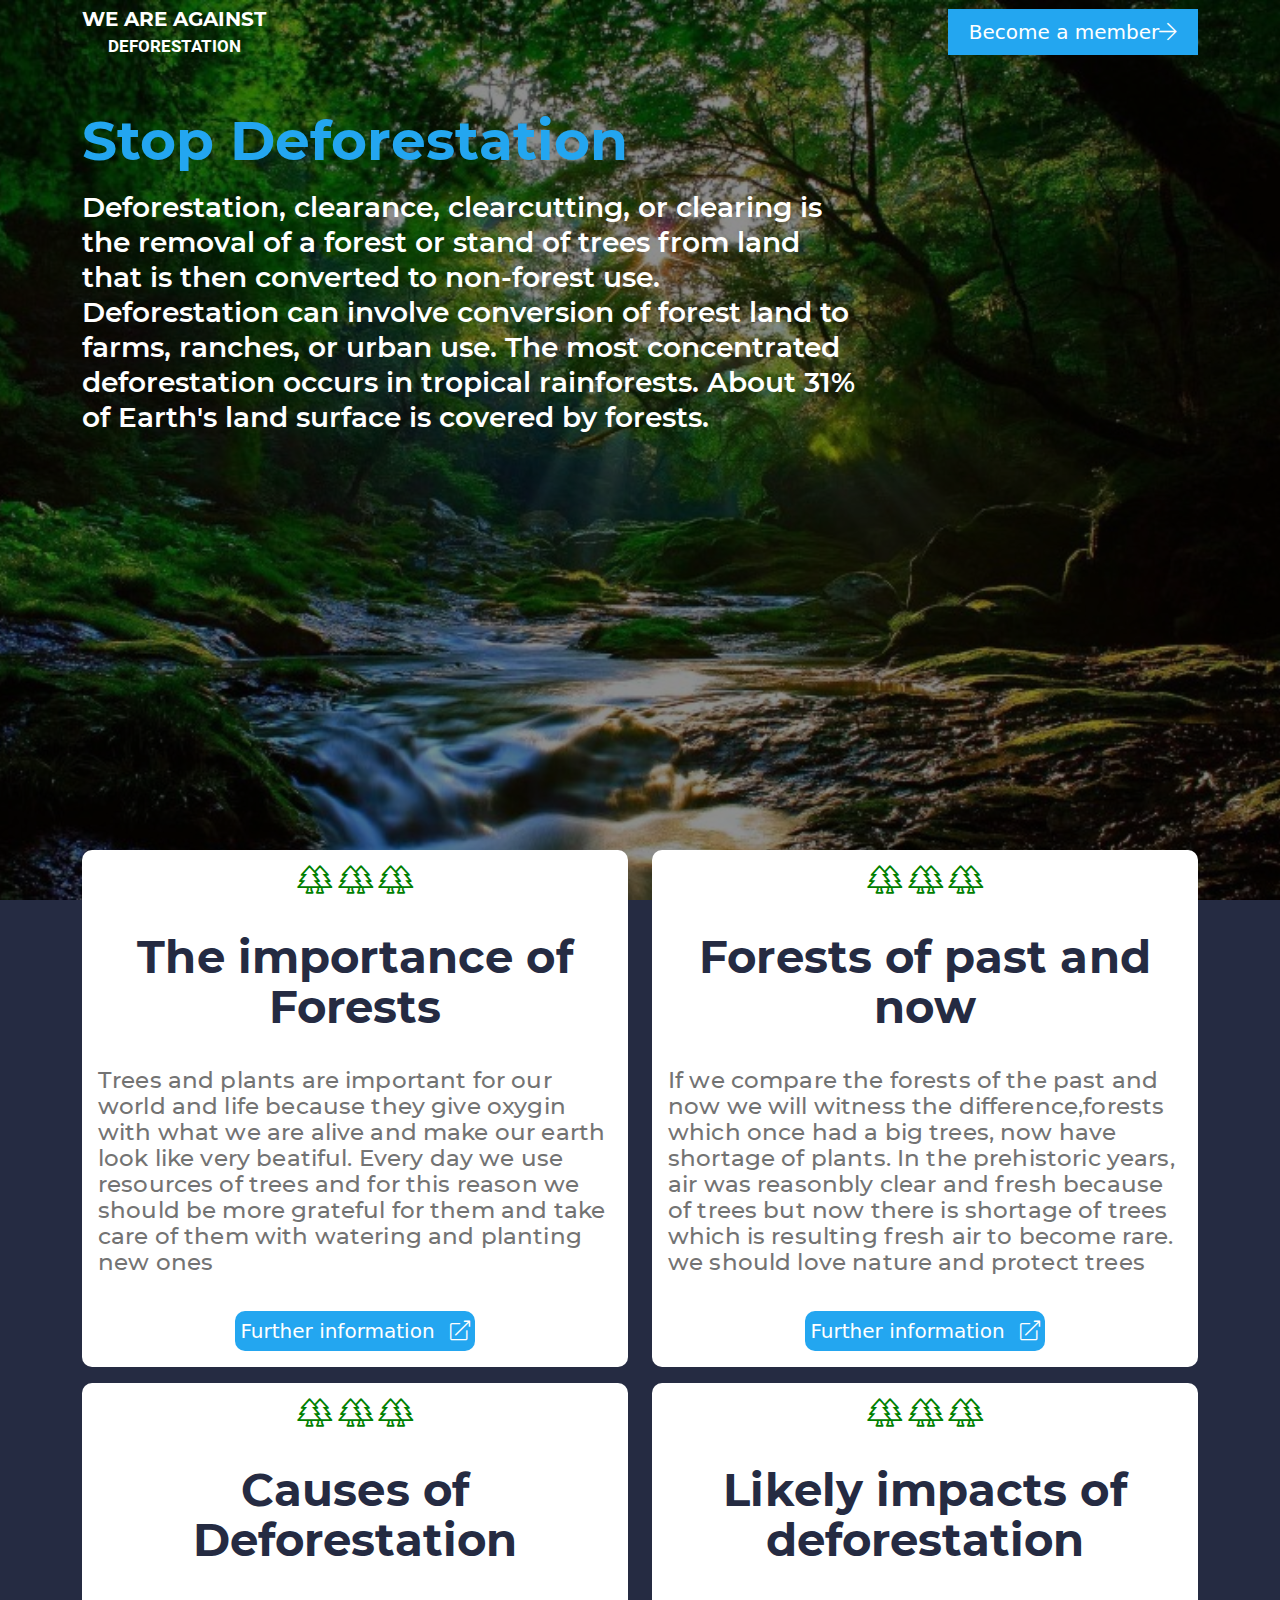
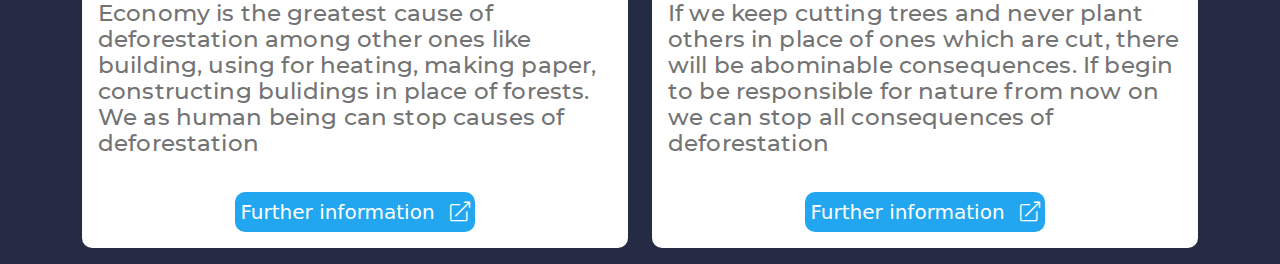
<file: index.html>
<!DOCTYPE html>
<html lang="en">

<head>
  <meta charset="UTF-8">
  <meta http-equiv="X-UA-Compatible" content="IE=edge">
  <meta name="viewport" content="width=device-width, initial-scale=1.0">
  <link rel="stylesheet" href="./lib/bootstrap.min.css">
  <link rel="stylesheet" href="./style/style.css">
  <link rel="stylesheet" href="./style/media.css">
  <title>Introduction</title>
</head>

<body>
  <!-- header begins from here please take note of that -->

  <header class="header pt-sm-1 pt-1">


    <!-- first section begins from here please take note of that -->
    <section class="first-section">
      <div class="container first d-flex justify-content-between align-items-center">
        <a href="./info-5.html"
          class="first-section_left_link d-flex flex-column align-items-center text-decoration-none">
          <span class="first-section_left_link_1">we
            are against</span>
          <span class="first-section_left_link_2">Deforestation</span>
        </a>
        <a href="./info-5.html"
          class="first-section_right_link text-decoration-none d-flex flex-column flex-sm-row align-items-center justify-content-center p-1 p-sm-2"><span
            class="first-section_right_link_span">Become
            a
            member</span><i class="first-section_icon fal fa-arrow-right"></i></a>
      </div>
    </section>
    <!-- first section ends from here please take note of that -->


    <!-- second section begins from here please take note of that -->
    <section class="second-section pt-5">
      <div class="container">
        <h1 class="second-section_title mb-3">Stop Deforestation
        </h1>
        <p class="second-seciton_text">Deforestation, clearance,
          clearcutting, or clearing is the removal of a forest or stand of trees from land that is then converted to
          non-forest use. Deforestation can involve conversion of forest land to farms, ranches, or urban use. The most
          concentrated deforestation occurs in tropical rainforests. About 31% of Earth's land surface is covered by
          forests.
        </p>
      </div>
    </section>
    <!-- second section ends from here please take note of that -->


  </header>

  <!-- header ends from here please take note of that -->


  <!-- main begins from here please take note of that -->
  <section class="third-section ">
    <div class="container">
      <div class="row">
        <div class="col-12 col-sm-6 third-section_box pb-3">
          <div class="third-section_box_inside p-3 ">
            <div class="third-section_img_surrounder">
              <i class="third-section_icon fal fa-trees"></i> <i class="third-section_icon fal fa-trees"></i> <i
                class="third-section_icon fal fa-trees"></i>
            </div>

            <h2 class="third-seciton_title">The
              importance of Forests</h2>
            <p class="third-section_text">
              Trees and plants are important for our
              world and life because they
              give oxygin with what we are
              alive and make our earth look
              like very beatiful. Every day we use resources of trees and for this reason we should be more grateful for
              them and take care of them with watering and planting new ones</p><a href="./info-1.html"
              class="third-section_link">Further information<i
                class="third-section_link_icon fal fa-external-link"></i></a>
          </div>
        </div>
        <div class="col-12 col-sm-6 third-section_box pb-3">
          <div class="third-section_box_inside p-3">
            <div class="third-section_img_surrounder">
              <i class="third-section_icon fal fa-trees"></i> <i class="third-section_icon fal fa-trees"></i> <i
                class="third-section_icon fal fa-trees"></i>
            </div>

            <h2 class="third-seciton_title">Forests of
              past and now</h2>
            <p class="third-section_text">If we compare
              the forests of the past and
              now we will witness the
              difference,forests which once
              had a big trees, now have
              shortage of plants. In the prehistoric years, air was reasonbly clear and fresh because of trees but now
              there is shortage of trees which is resulting fresh air to become rare. we should love nature and protect
              trees</p><a href="./info-2.html" class="third-section_link">Further information<i
                class="third-section_link_icon fal fa-external-link"></i></a>

          </div>

        </div>
        <div class="col-12 col-sm-6 third-section_box pb-3">
          <div class="third-section_box_inside p-3">
            <div class="third-section_img_surrounder">
              <i class="third-section_icon fal fa-trees"></i> <i class="third-section_icon fal fa-trees"></i> <i
                class="third-section_icon fal fa-trees"></i>
            </div>

            <h2 class="third-seciton_title">Causes of
              Deforestation</h2>
            <p class="third-section_text">Economy is the
              greatest cause of
              deforestation among other ones
              like building, using for
              heating, making paper,
              constructing bulidings in
              place of forests. We as human being can stop causes of deforestation
            </p>
            <a href="./info-3.html" class="third-section_link">Further information<i
                class="third-section_link_icon fal fa-external-link"></i></a>

          </div>


        </div>
        <div class="col-12 col-sm-6 third-section_box pb-3">
          <div class="third-section_box_inside p-3">
            <div class="third-section_img_surrounder">
              <i class="third-section_icon fal fa-trees"></i> <i class="third-section_icon fal fa-trees"></i> <i
                class="third-section_icon fal fa-trees"></i>
            </div>

            <h2 class="third-seciton_title">Likely impacts of deforestation</h2>
            <p class="third-section_text">If we keep cutting trees and never plant others in place of ones which are
              cut,
              there will be abominable consequences. If begin to be responsible for nature from now on we can stop all
              consequences of deforestation
            </p>
            <a href="./info-4.html" class="third-section_link">Further information<i
                class="third-section_link_icon fal fa-external-link"></i></a>

          </div>


        </div>
      </div>
    </div>
  </section>
  <!-- main ends from here please take note of that -->




  <!-- java script begins from here please take note of that -->
  <script src="./lib/bootstrap.min.js"></script>
  <!-- java script ends from here please take note of that -->
</body>

</html>
</file>
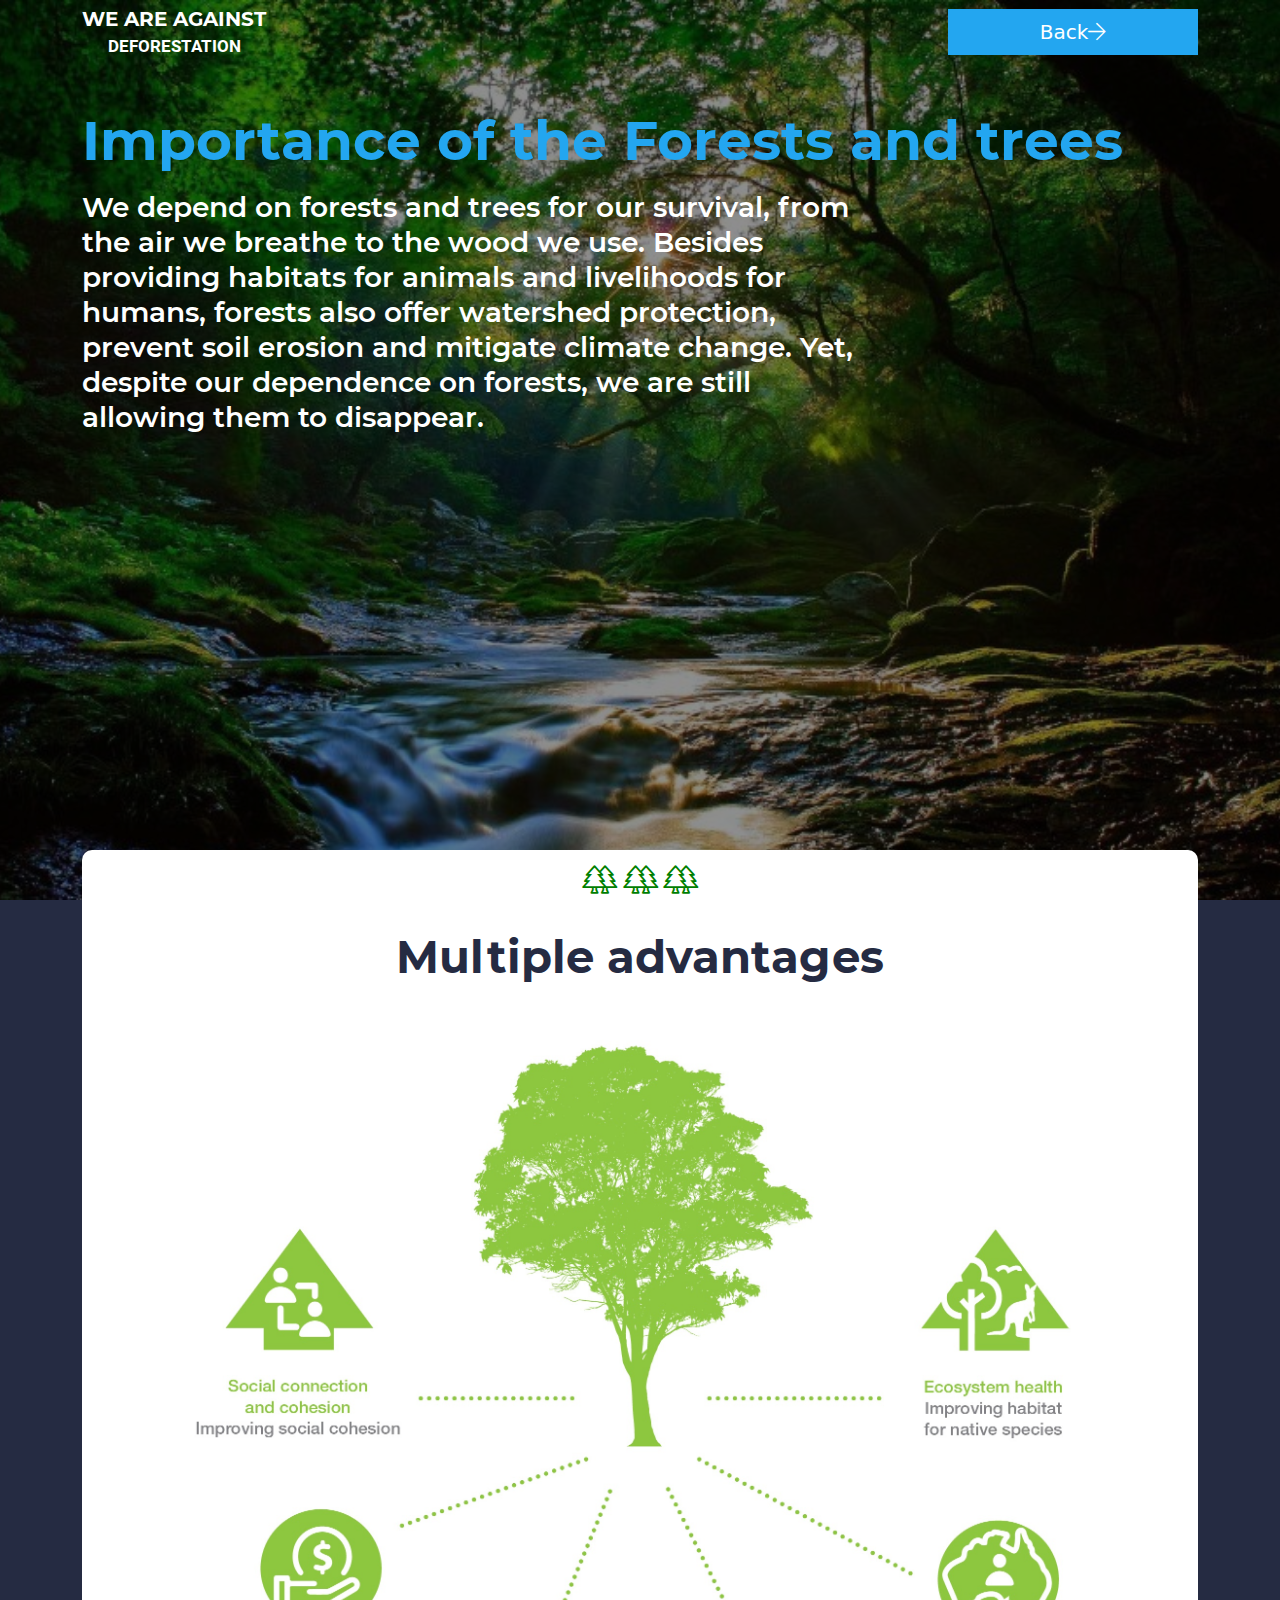
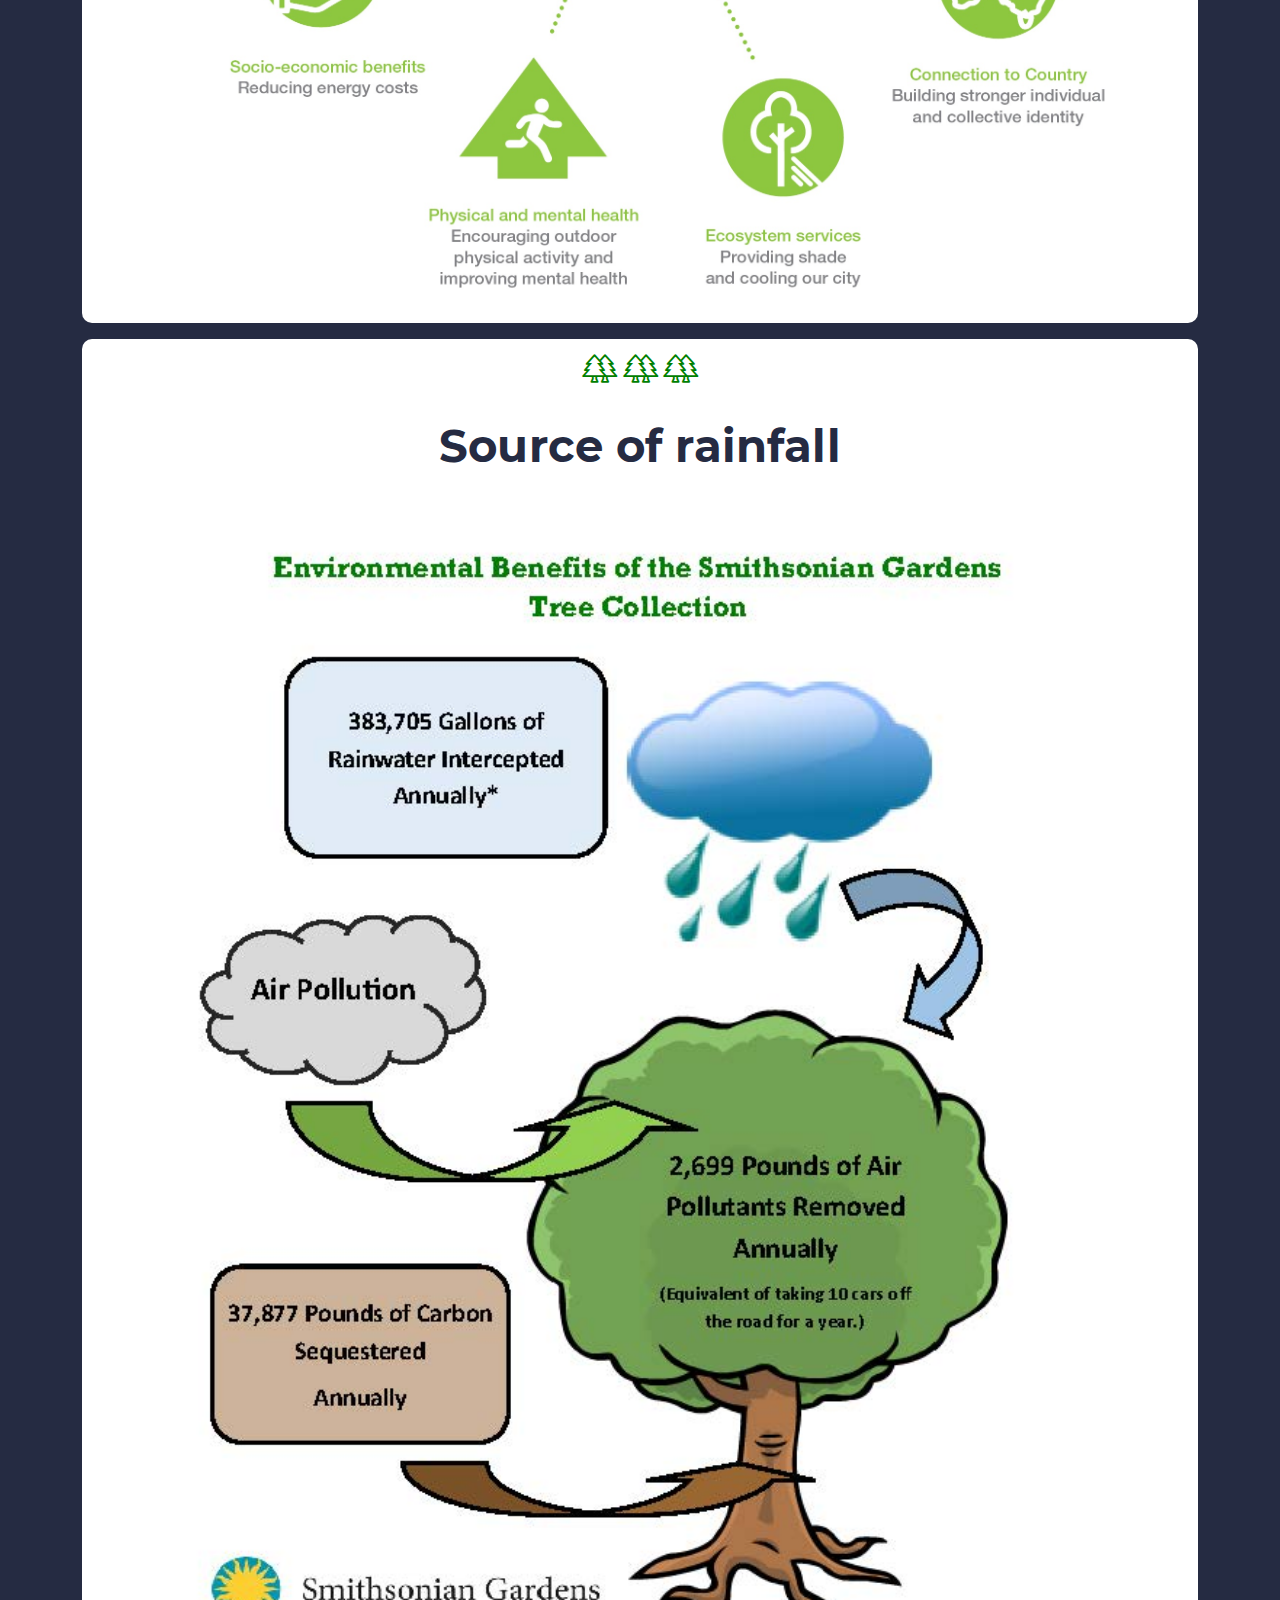
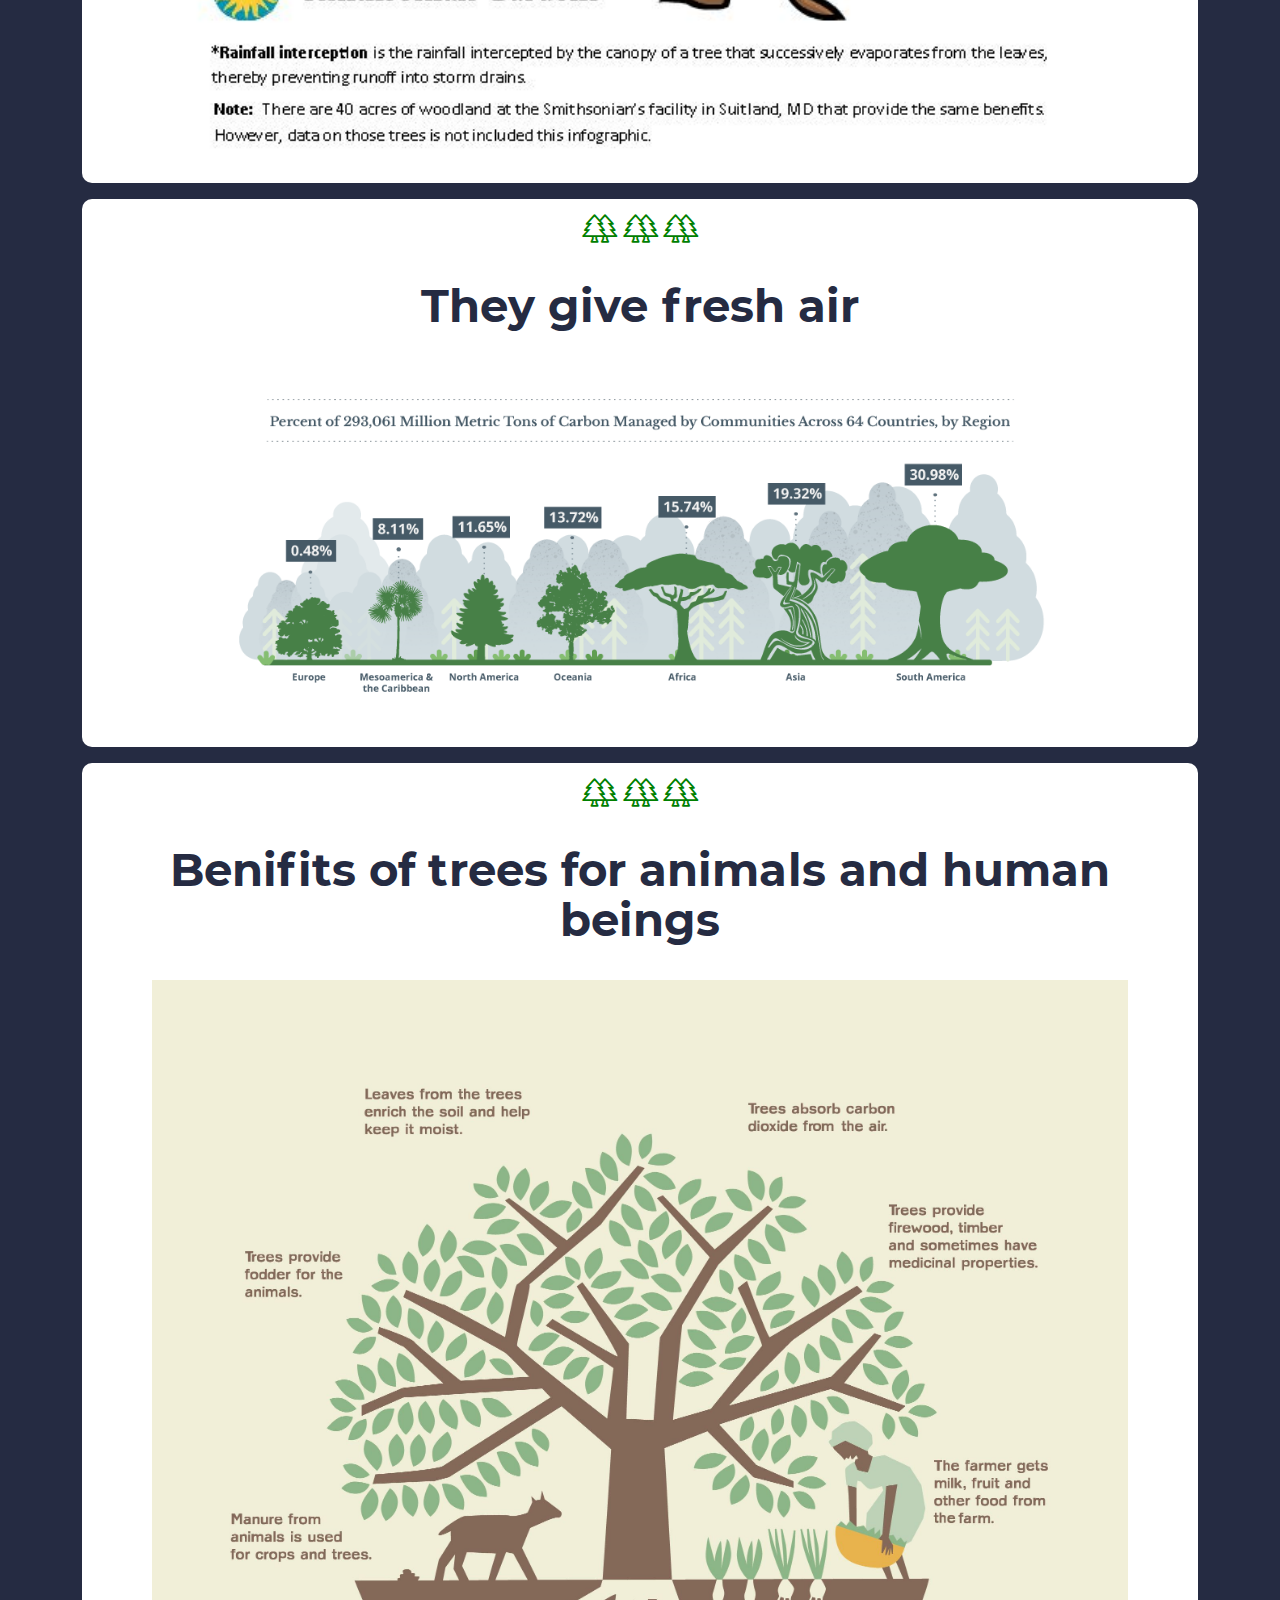
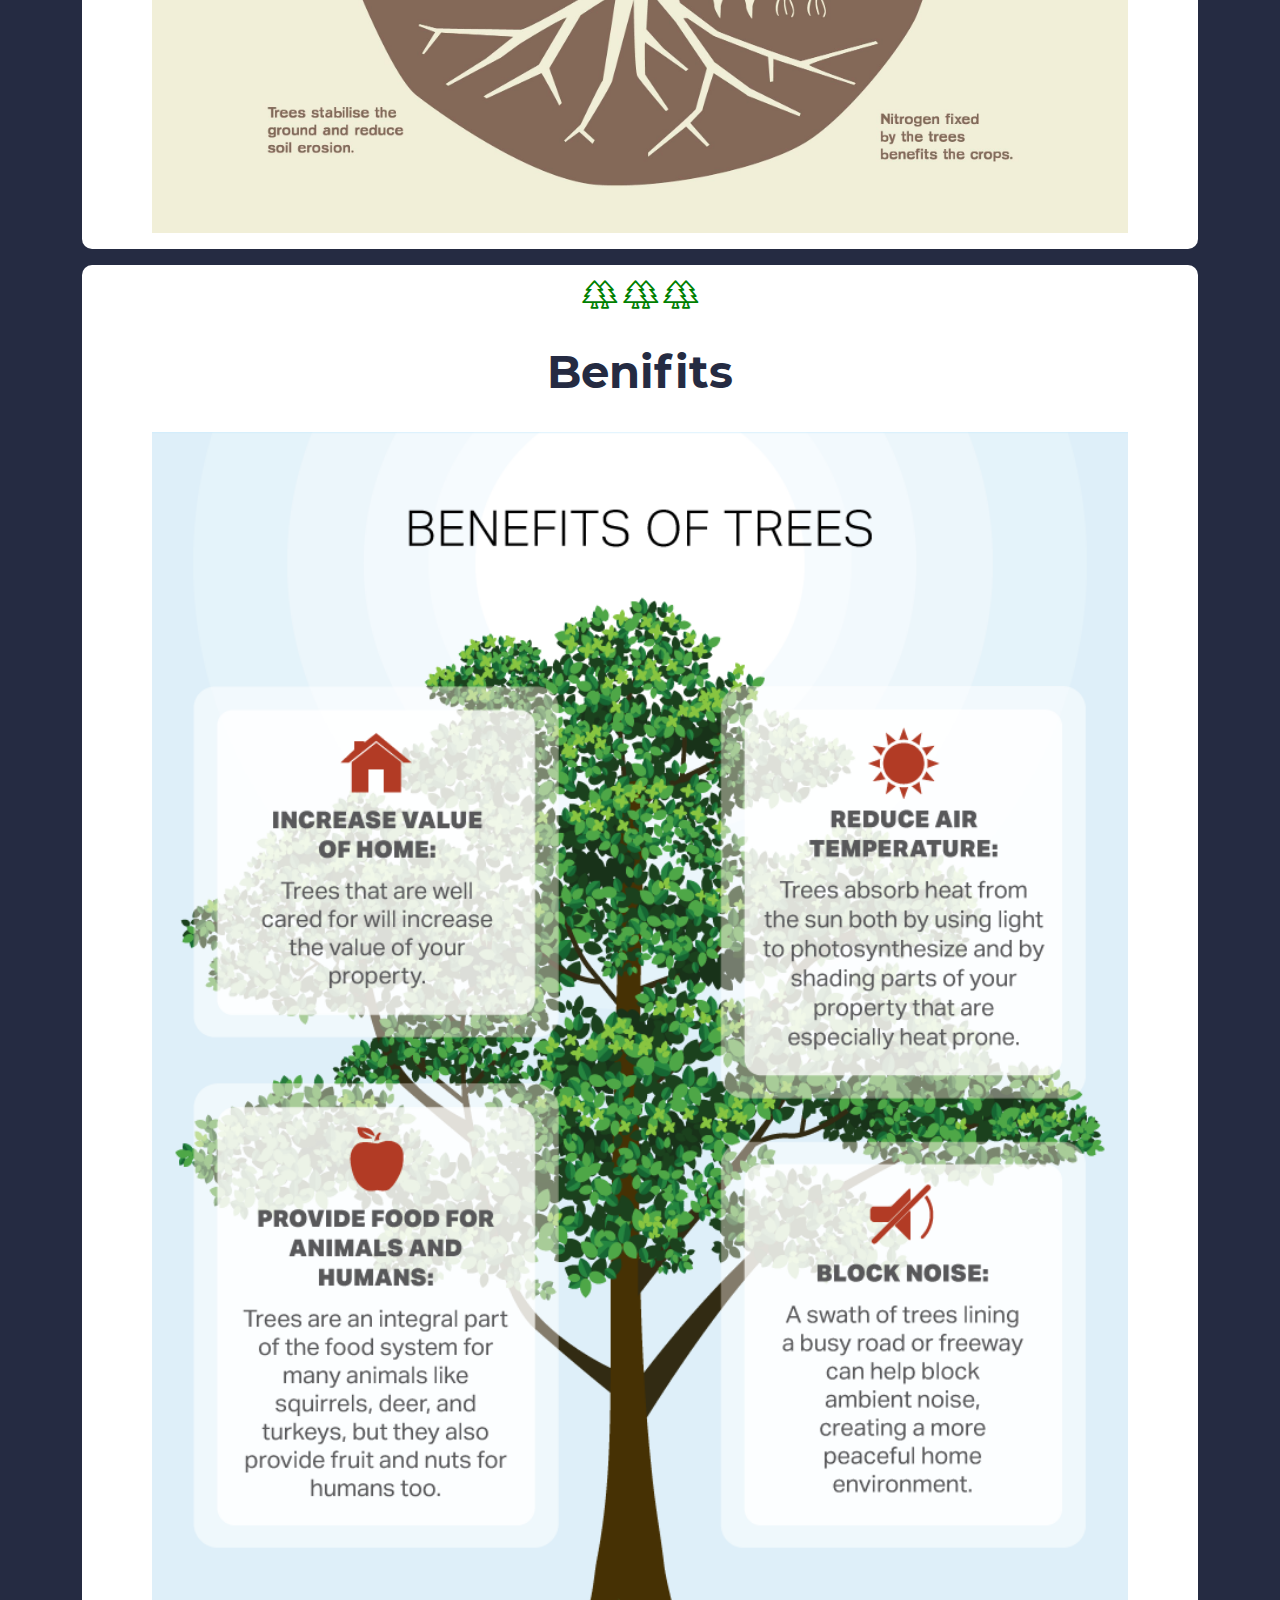
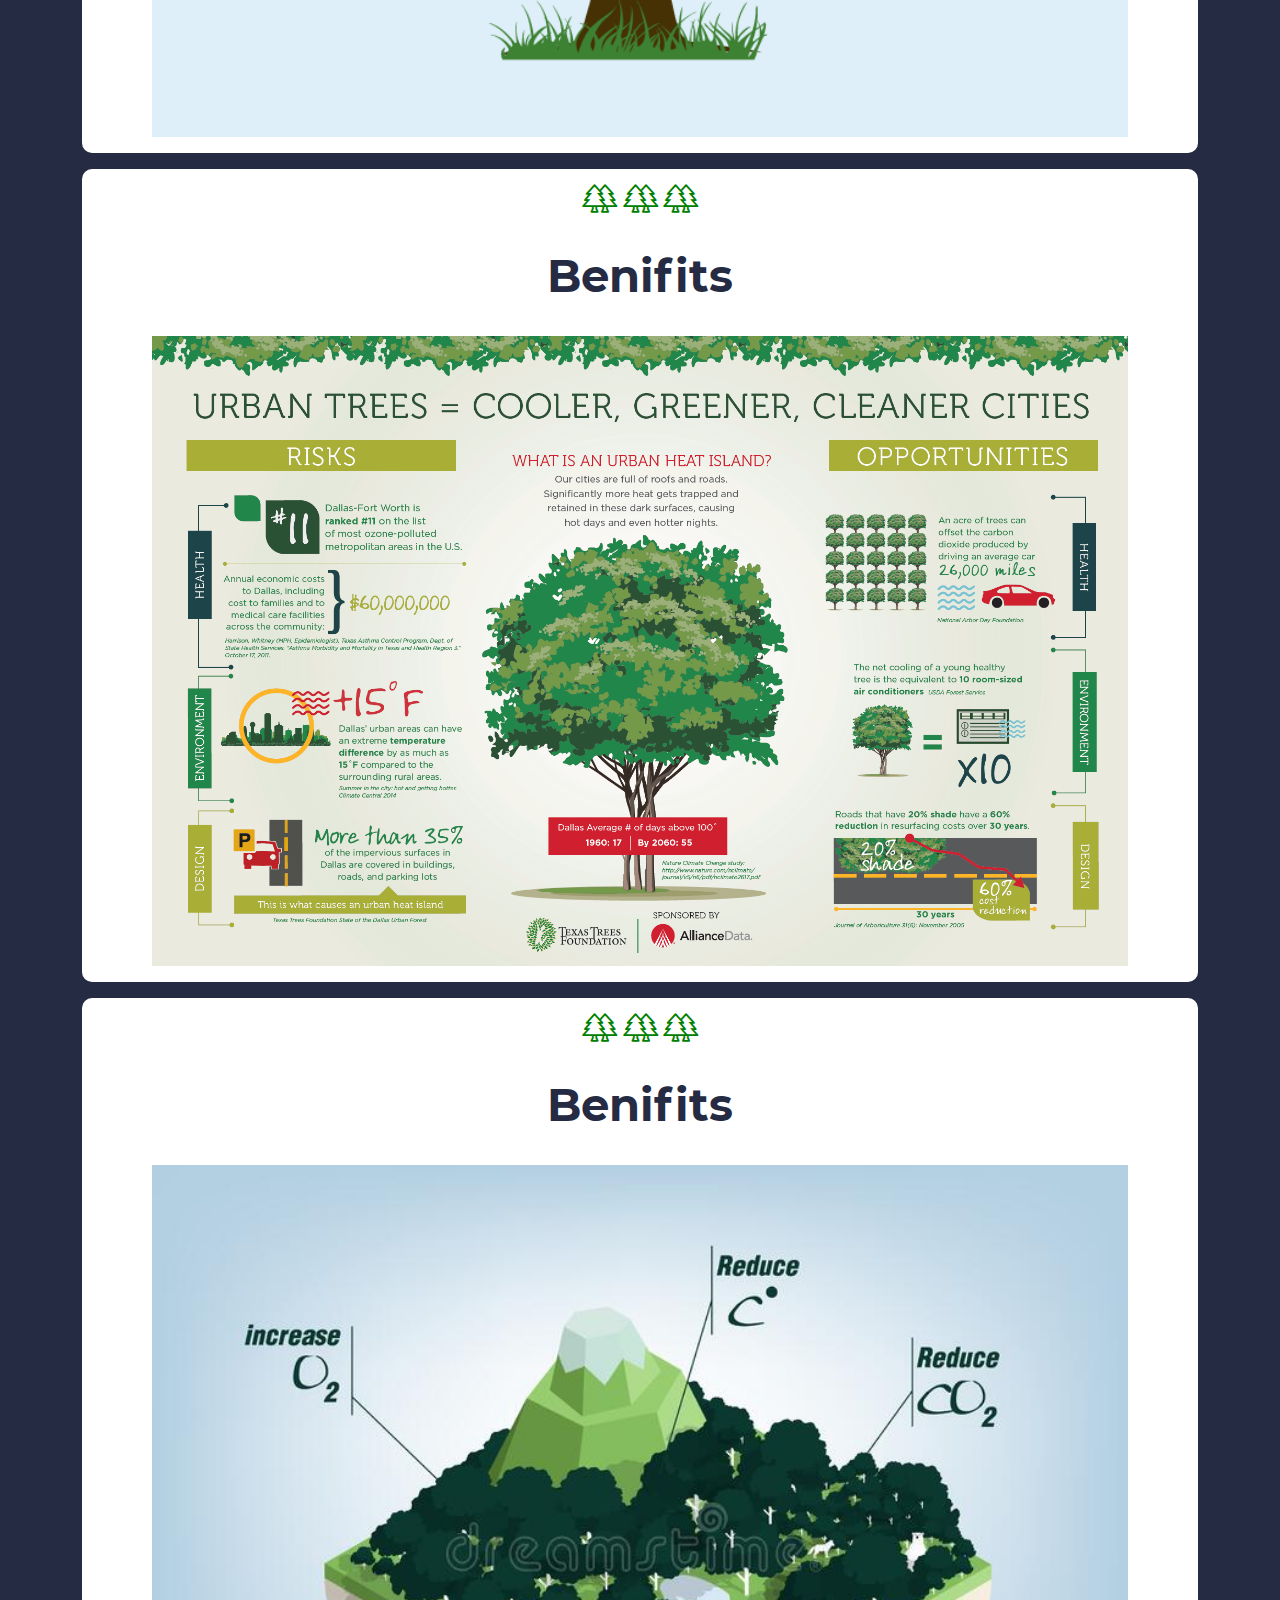
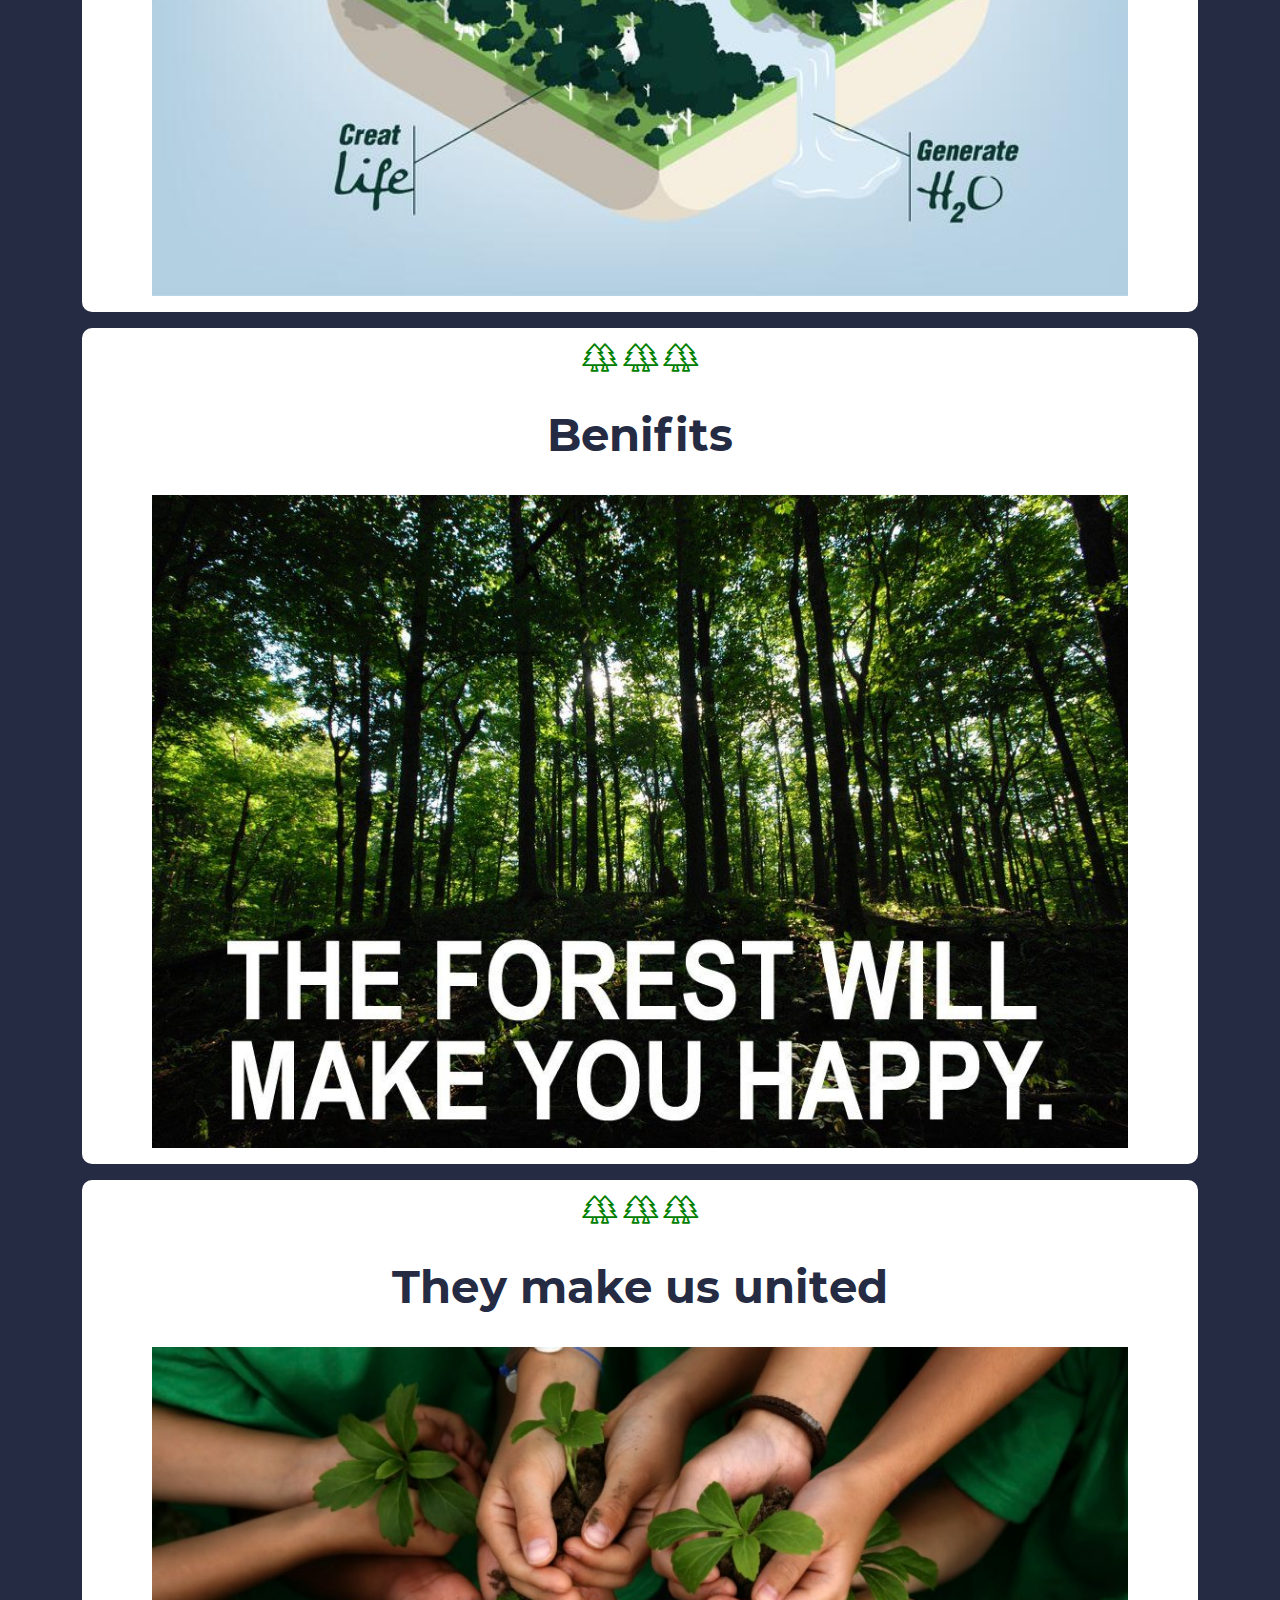
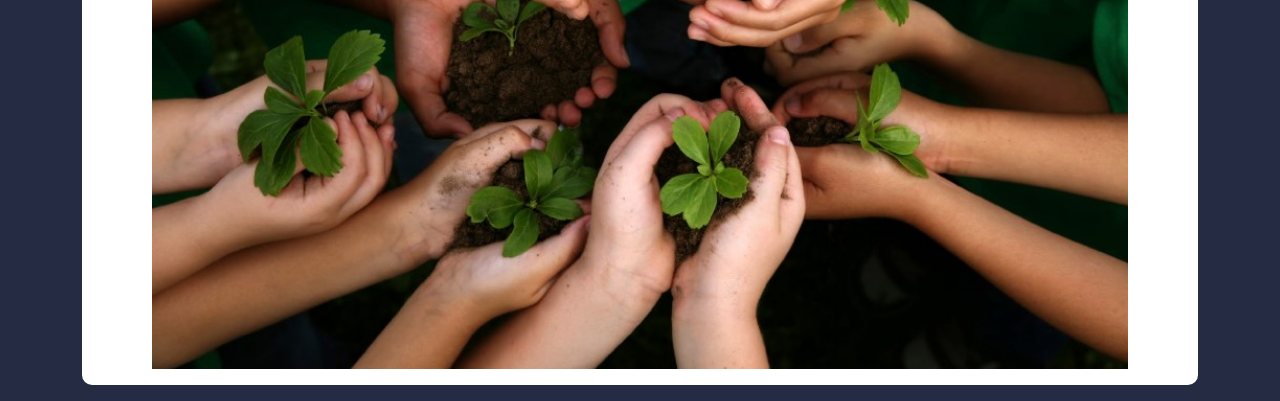
<file: info-1.html>
<!DOCTYPE html>
<html lang="en">

<head>
               <meta charset="UTF-8">
               <meta http-equiv="X-UA-Compatible" content="IE=edge">
               <meta name="viewport" content="width=device-width, initial-scale=1.0">
               <link rel="stylesheet" href="./lib/bootstrap.min.css">
               <link rel="stylesheet" href="./style/style.css">
               <link rel="stylesheet" href="./style/media.css">
               <title>Importance of the forests and trees</title>
</head>

<body>
               <!-- header begins from here please take note of that -->

               <header class="header pt-sm-1 pt-1">


                              <!-- first section begins from here please take note of that -->
                              <section class="first-section">
                                             <div
                                                            class="container first d-flex justify-content-between align-items-center">
                                                            <a href="#!"
                                                                           class="first-section_left_link d-flex flex-column align-items-center text-decoration-none">
                                                                           <span class="first-section_left_link_1">we
                                                                                          are against</span>
                                                                           <span
                                                                                          class="first-section_left_link_2">Deforestation</span>
                                                            </a>
                                                            <a href="./index.html"
                                                                           class="first-section_right_link text-decoration-none d-flex flex-column flex-sm-row align-items-center justify-content-center p-1 p-sm-2"><span
                                                                                          class="first-section_right_link_span">Back</span><i
                                                                                          class="first-section_icon fal fa-arrow-right"></i></a>
                                             </div>
                              </section>
                              <!-- first section ends from here please take note of that -->


                              <!-- second section begins from here please take note of that -->
                              <section class="second-section pt-5">
                                             <div class="container">
                                                            <h1 class="second-section_title mb-3">Importance of the Forests and trees
                                                            </h1>
                                                            <p class="second-seciton_text">We depend on forests and
                                                                           trees for our survival, from the air we
                                                                           breathe to the wood we use. Besides providing
                                                                           habitats for animals and livelihoods for
                                                                           humans, forests also offer watershed
                                                                           protection, prevent soil erosion and mitigate
                                                                           climate change. Yet, despite our dependence
                                                                           on forests, we are still allowing them to
                                                                           disappear.</p>
                                             </div>
                              </section>
                              <!-- second section ends from here please take note of that -->


               </header>

               <!-- header ends from here please take note of that -->


               <!-- main begins from here please take note of that -->
               <section class="third-section ">
                              <div class="container">
                                             <div class="row">
                                                            <div
                                                                           class="col-12 col-sm-6 col-lg-12 third-section_box pb-3">
                                                                           <div class="third-section_box_inside p-3 ">
                                                                                          <div
                                                                                                         class="third-section_img_surrounder">
                                                                                                         <i
                                                                                                                        class="third-section_icon fal fa-trees"></i>
                                                                                                         <i
                                                                                                                        class="third-section_icon fal fa-trees"></i>
                                                                                                         <i
                                                                                                                        class="third-section_icon fal fa-trees"></i>
                                                                                          </div>
                                                                                          <h2
                                                                                                         class="third-seciton_title">
                                                                                                         Multiple advantages</h2>
                                                                                          <img src="./images/importance_1.jpg"
                                                                                                         class="third-section_img">
                                                                           </div>
                                                            </div>
                                                            <div
                                                                           class="col-12 col-sm-6 col-lg-12 third-section_box pb-3">
                                                                           <div class="third-section_box_inside p-3 ">
                                                                                          <div
                                                                                                         class="third-section_img_surrounder">
                                                                                                         <i
                                                                                                                        class="third-section_icon fal fa-trees"></i>
                                                                                                         <i
                                                                                                                        class="third-section_icon fal fa-trees"></i>
                                                                                                         <i
                                                                                                                        class="third-section_icon fal fa-trees"></i>
                                                                                          </div>
                                                                                          <h2
                                                                                                         class="third-seciton_title">
                                                                                                        Source of rainfall</h2>
                                                                                          <img src="./images/importance_2.jpg"
                                                                                                         class="third-section_img">
                                                                           </div>
                                                            </div>
                                                            <div
                                                                           class="col-12 col-sm-6 col-lg-12 third-section_box pb-3">
                                                                           <div class="third-section_box_inside p-3 ">
                                                                                          <div
                                                                                                         class="third-section_img_surrounder">
                                                                                                         <i
                                                                                                                        class="third-section_icon fal fa-trees"></i>
                                                                                                         <i
                                                                                                                        class="third-section_icon fal fa-trees"></i>
                                                                                                         <i
                                                                                                                        class="third-section_icon fal fa-trees"></i>
                                                                                          </div>
                                                                                          <h2
                                                                                                         class="third-seciton_title">
                                                                                                       They give fresh air
                                                                                          </h2>
                                                                                          <img src="./images/importance_3.jpg"
                                                                                                         class="third-section_img">
                                                                           </div>
                                                            </div>
                                                            <div
                                                                           class="col-12 col-sm-6 col-lg-12 third-section_box pb-3">
                                                                           <div class="third-section_box_inside p-3 ">
                                                                                          <div
                                                                                                         class="third-section_img_surrounder">
                                                                                                         <i
                                                                                                                        class="third-section_icon fal fa-trees"></i>
                                                                                                         <i
                                                                                                                        class="third-section_icon fal fa-trees"></i>
                                                                                                         <i
                                                                                                                        class="third-section_icon fal fa-trees"></i>
                                                                                          </div>
                                                                                          <h2
                                                                                                         class="third-seciton_title">
                                                                                                         Benifits of trees for animals and human beings</h2>
                                                                                          <img src="./images/importance_4.jpg"
                                                                                                         class="third-section_img">
                                                                           </div>
                                                            </div>
                                                            <div
                                                                           class="col-12 col-sm-6 col-lg-12 third-section_box pb-3">
                                                                           <div class="third-section_box_inside p-3 ">
                                                                                          <div
                                                                                                         class="third-section_img_surrounder">
                                                                                                         <i
                                                                                                                        class="third-section_icon fal fa-trees"></i>
                                                                                                         <i
                                                                                                                        class="third-section_icon fal fa-trees"></i>
                                                                                                         <i
                                                                                                                        class="third-section_icon fal fa-trees"></i>
                                                                                          </div>
                                                                                          <h2
                                                                                                         class="third-seciton_title">
                                                                                          Benifits</h2>
                                                                                          <img src="./images/importance_5.jpg"
                                                                                                         class="third-section_img">
                                                                           </div>
                                                            </div>
                                                            <div
                                                                           class="col-12 col-sm-6 col-lg-12 third-section_box pb-3">
                                                                           <div class="third-section_box_inside p-3 ">
                                                                                          <div
                                                                                                         class="third-section_img_surrounder">
                                                                                                         <i
                                                                                                                        class="third-section_icon fal fa-trees"></i>
                                                                                                         <i
                                                                                                                        class="third-section_icon fal fa-trees"></i>
                                                                                                         <i
                                                                                                                        class="third-section_icon fal fa-trees"></i>
                                                                                          </div>
                                                                                          <h2
                                                                                                         class="third-seciton_title">
                                                                                                         Benifits</h2>
                                                                                          <img src="./images/importance_6.jpg"
                                                                                                         class="third-section_img">
                                                                           </div>
                                                            </div>
                                                            
                                                            <div
                                                                           class="col-12 col-sm-6 col-lg-12 third-section_box pb-3">
                                                                           <div class="third-section_box_inside p-3 ">
                                                                                          <div
                                                                                                         class="third-section_img_surrounder">
                                                                                                         <i
                                                                                                                        class="third-section_icon fal fa-trees"></i>
                                                                                                         <i
                                                                                                                        class="third-section_icon fal fa-trees"></i>
                                                                                                         <i
                                                                                                                        class="third-section_icon fal fa-trees"></i>
                                                                                          </div>
                                                                                          <h2
                                                                                                         class="third-seciton_title">
                                                                                                         Benifits
                                                                                          </h2>
                                                                                          <img src="./images/importance_8.jpg"
                                                                                                         class="third-section_img">
                                                                           </div>
                                                            </div>
                                                            <div
                                                                           class="col-12 col-sm-6 col-lg-12 third-section_box pb-3">
                                                                           <div class="third-section_box_inside p-3 ">
                                                                                          <div
                                                                                                         class="third-section_img_surrounder">
                                                                                                         <i
                                                                                                                        class="third-section_icon fal fa-trees"></i>
                                                                                                         <i
                                                                                                                        class="third-section_icon fal fa-trees"></i>
                                                                                                         <i
                                                                                                                        class="third-section_icon fal fa-trees"></i>
                                                                                          </div>
                                                                                          <h2
                                                                                                         class="third-seciton_title">
                                                                                                         Benifits</h2>
                                                                                          <img src="./images/importance_9.jpg"
                                                                                                         class="third-section_img">
                                                                           </div>
                                                            </div>
                                                            <div
                                                                           class="col-12 col-sm-6 col-lg-12 third-section_box pb-3">
                                                                           <div class="third-section_box_inside p-3 ">
                                                                                          <div
                                                                                                         class="third-section_img_surrounder">
                                                                                                         <i
                                                                                                                        class="third-section_icon fal fa-trees"></i>
                                                                                                         <i
                                                                                                                        class="third-section_icon fal fa-trees"></i>
                                                                                                         <i
                                                                                                                        class="third-section_icon fal fa-trees"></i>
                                                                                          </div>
                                                                                          <h2
                                                                                                         class="third-seciton_title">
                                                                                                         They make us united
                                                                                          </h2>
                                                                                          <img src="./images/importance_10.jpg"
                                                                                                         class="third-section_img">
                                                                           </div>
                                                            </div>

                                             </div>
                              </div>
               </section>
               <!-- main ends from here please take note of that -->

               <!-- java script begins from here please take note of that -->
               <script src="./lib/bootstrap.min.js"></script>
               <!-- java script ends from here please take note of that -->
</body>

</html>
</file>
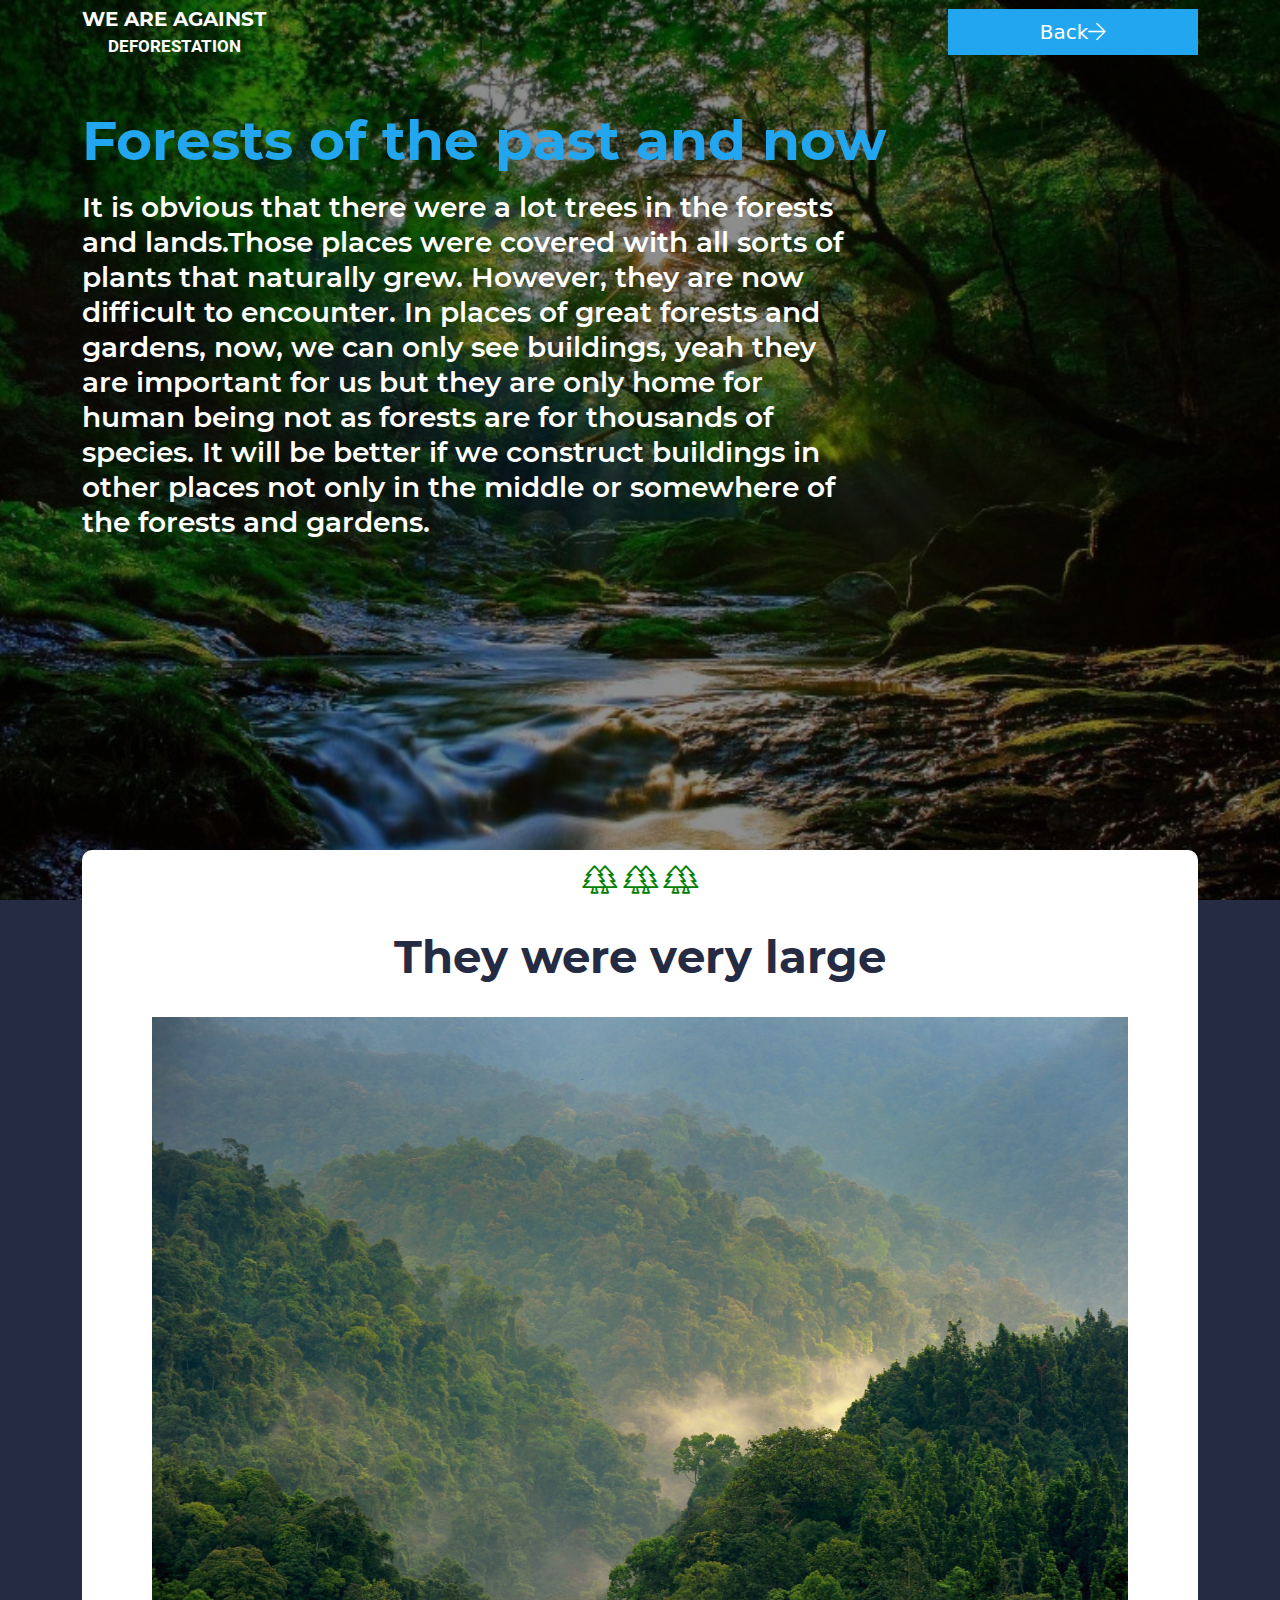
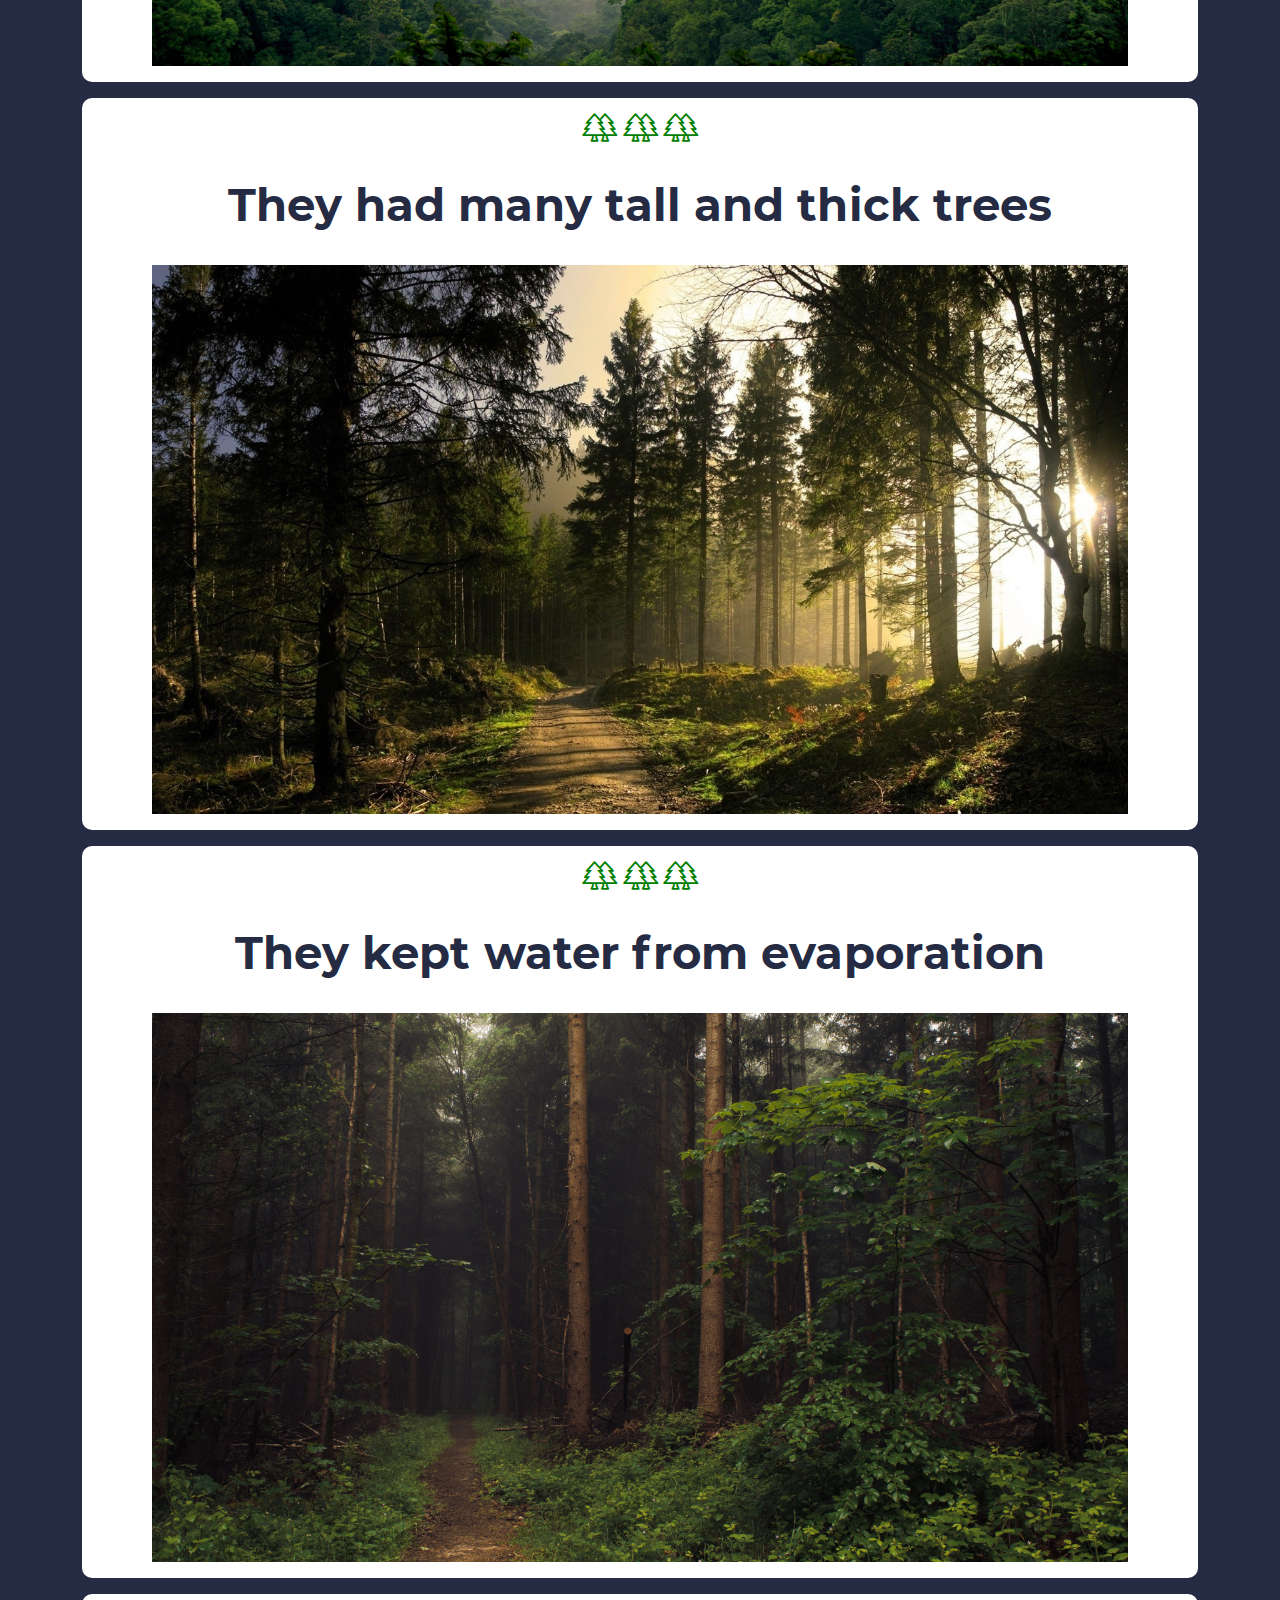
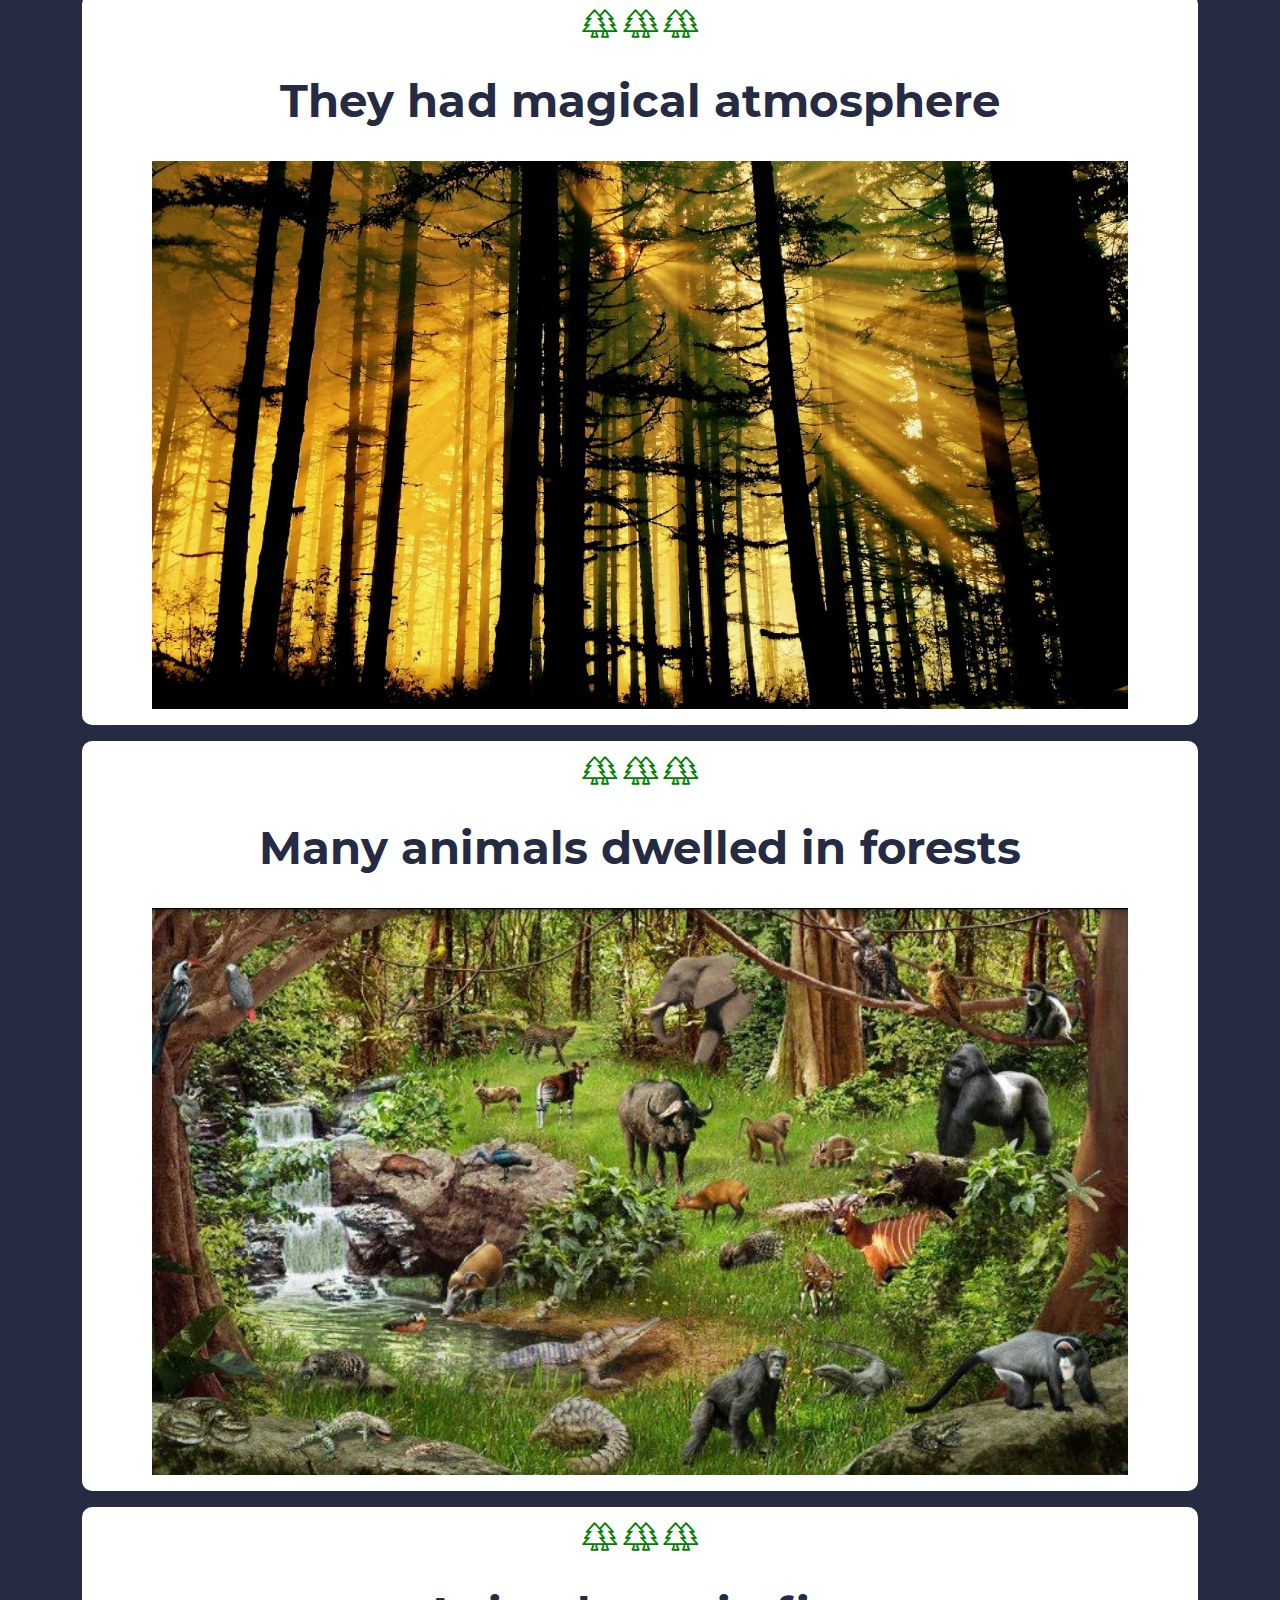
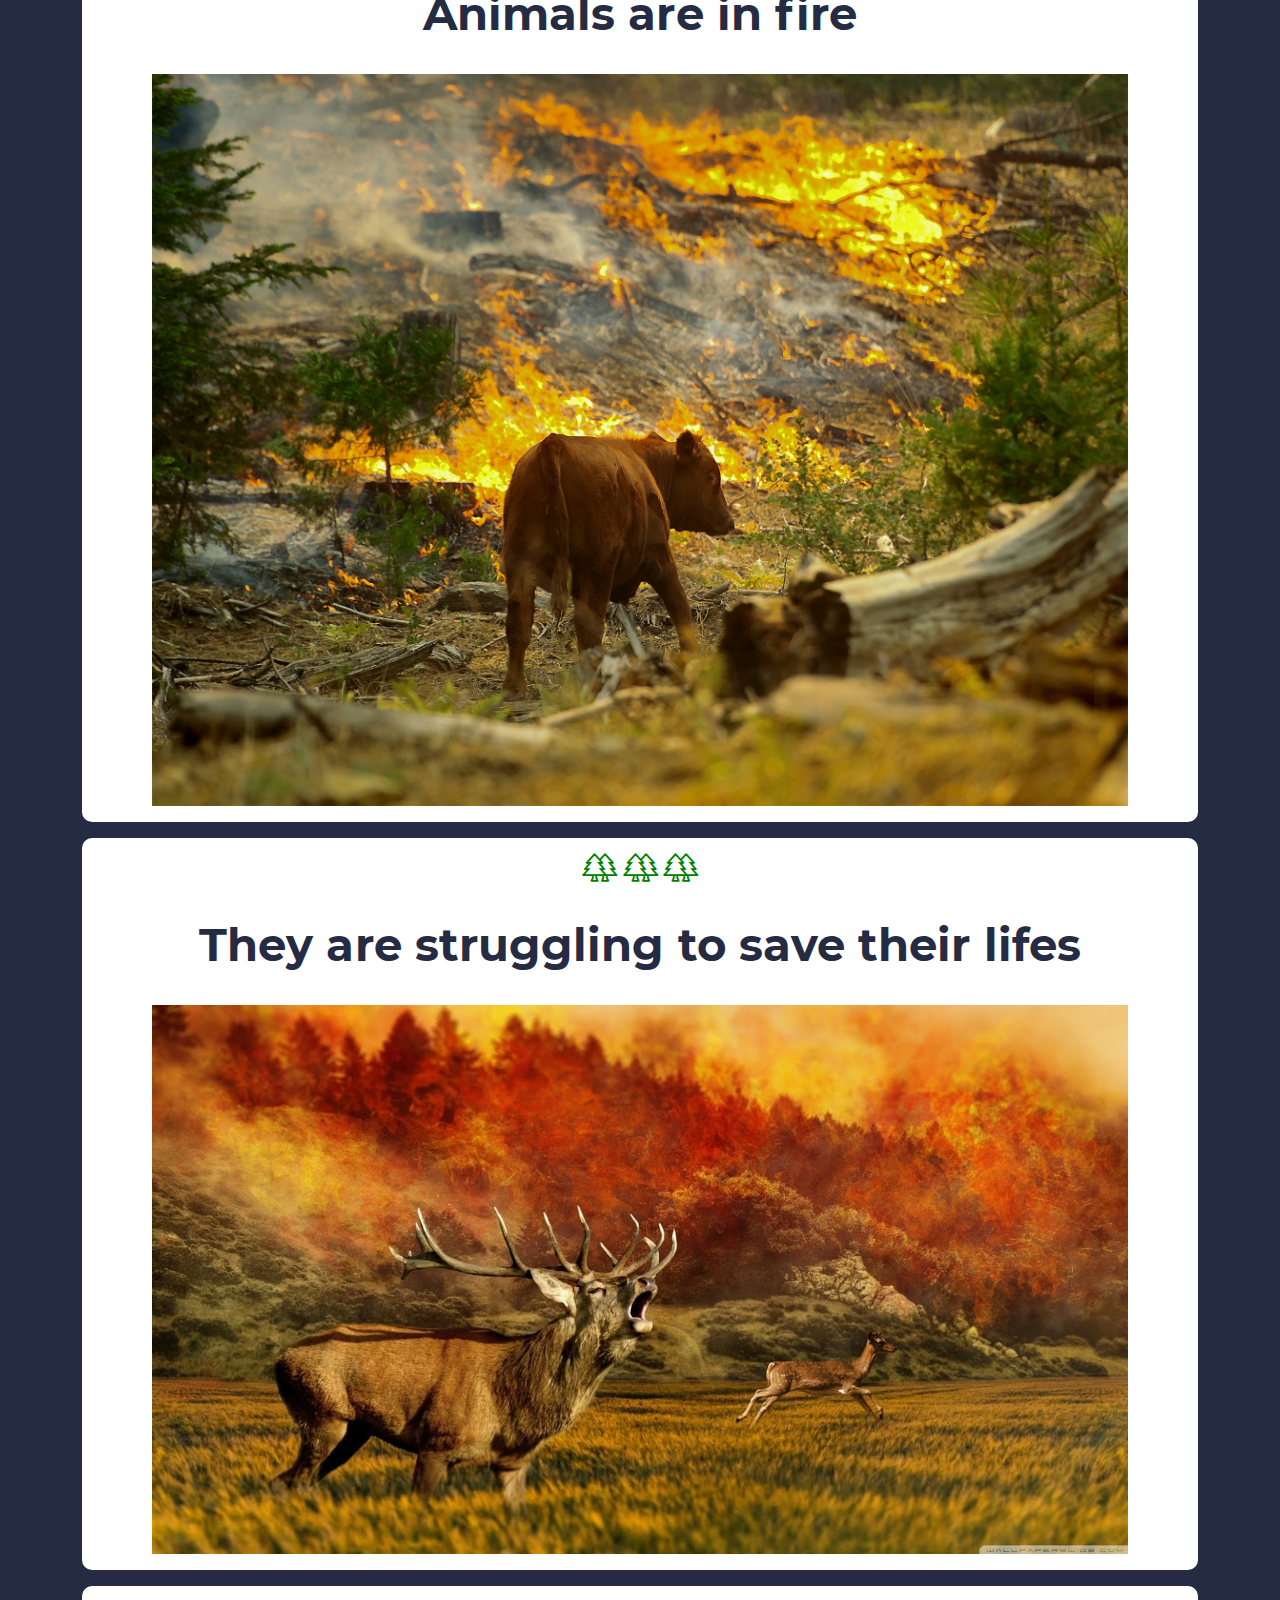
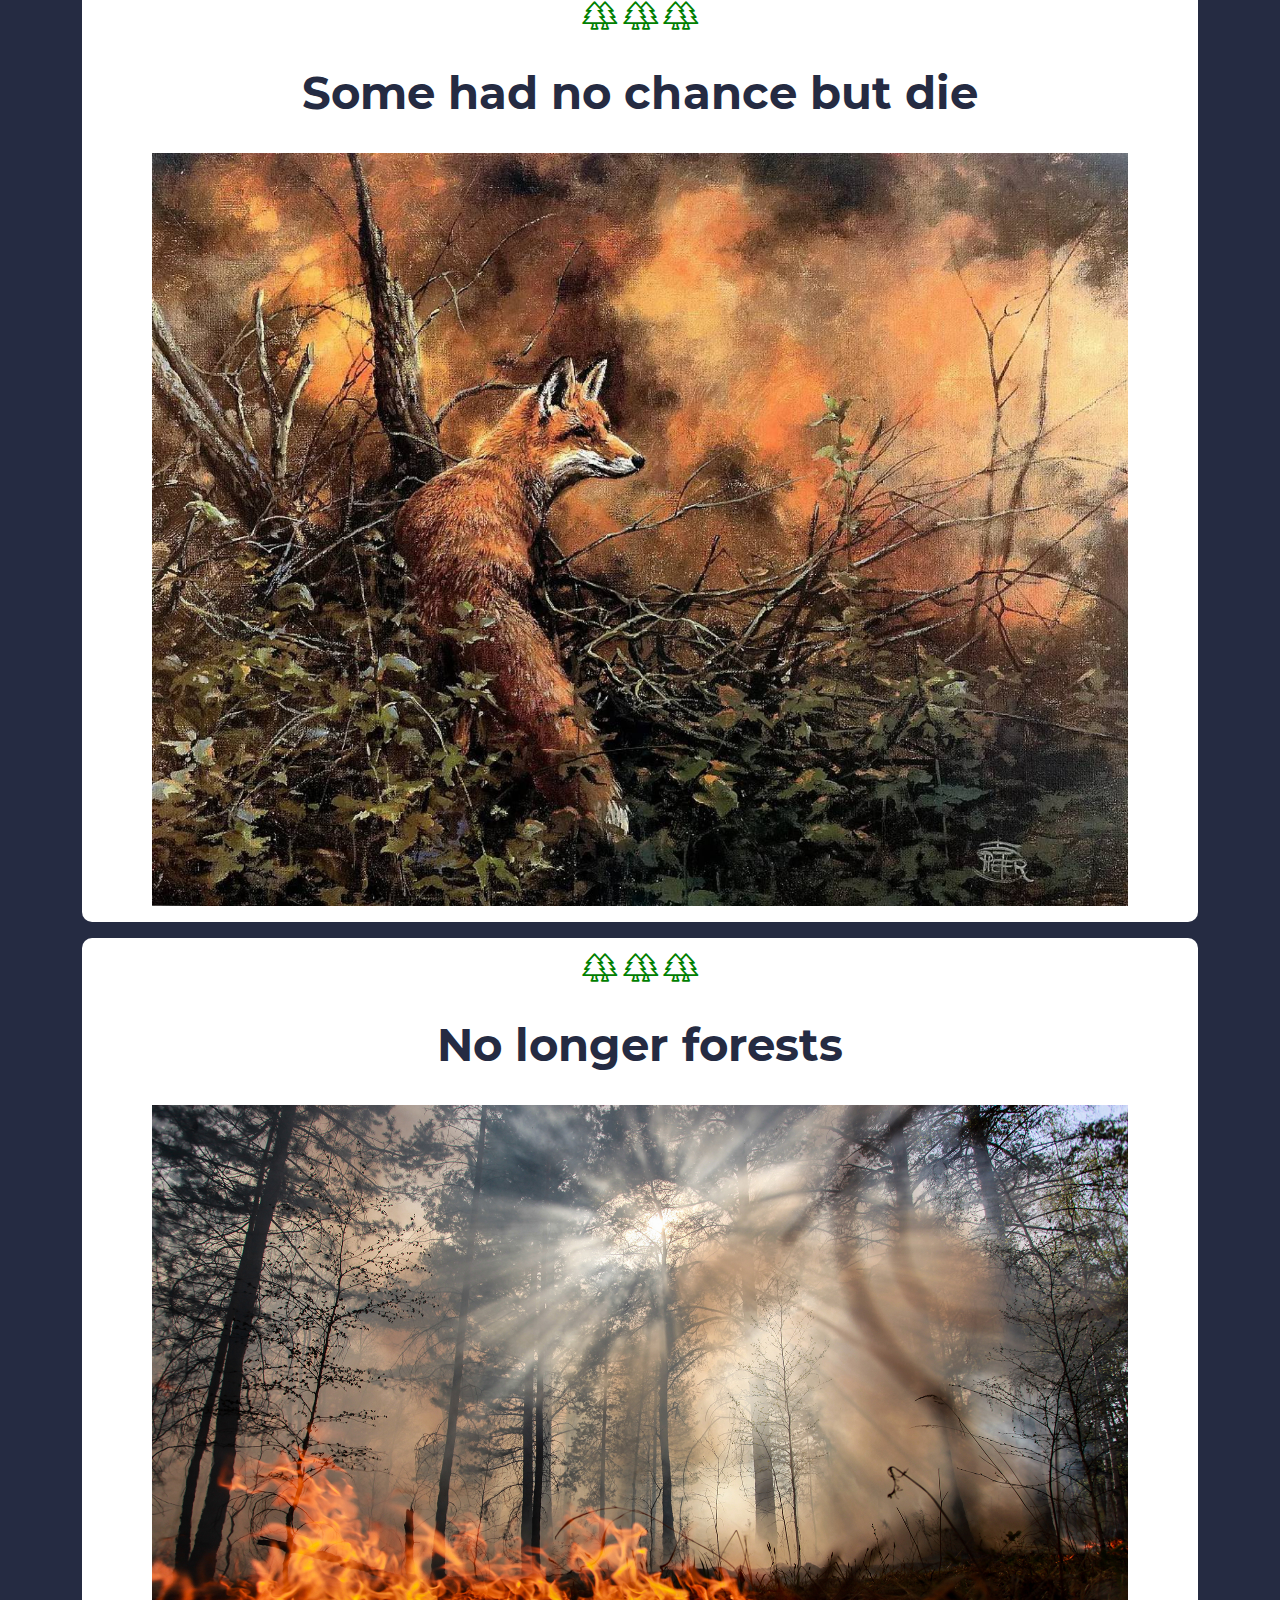
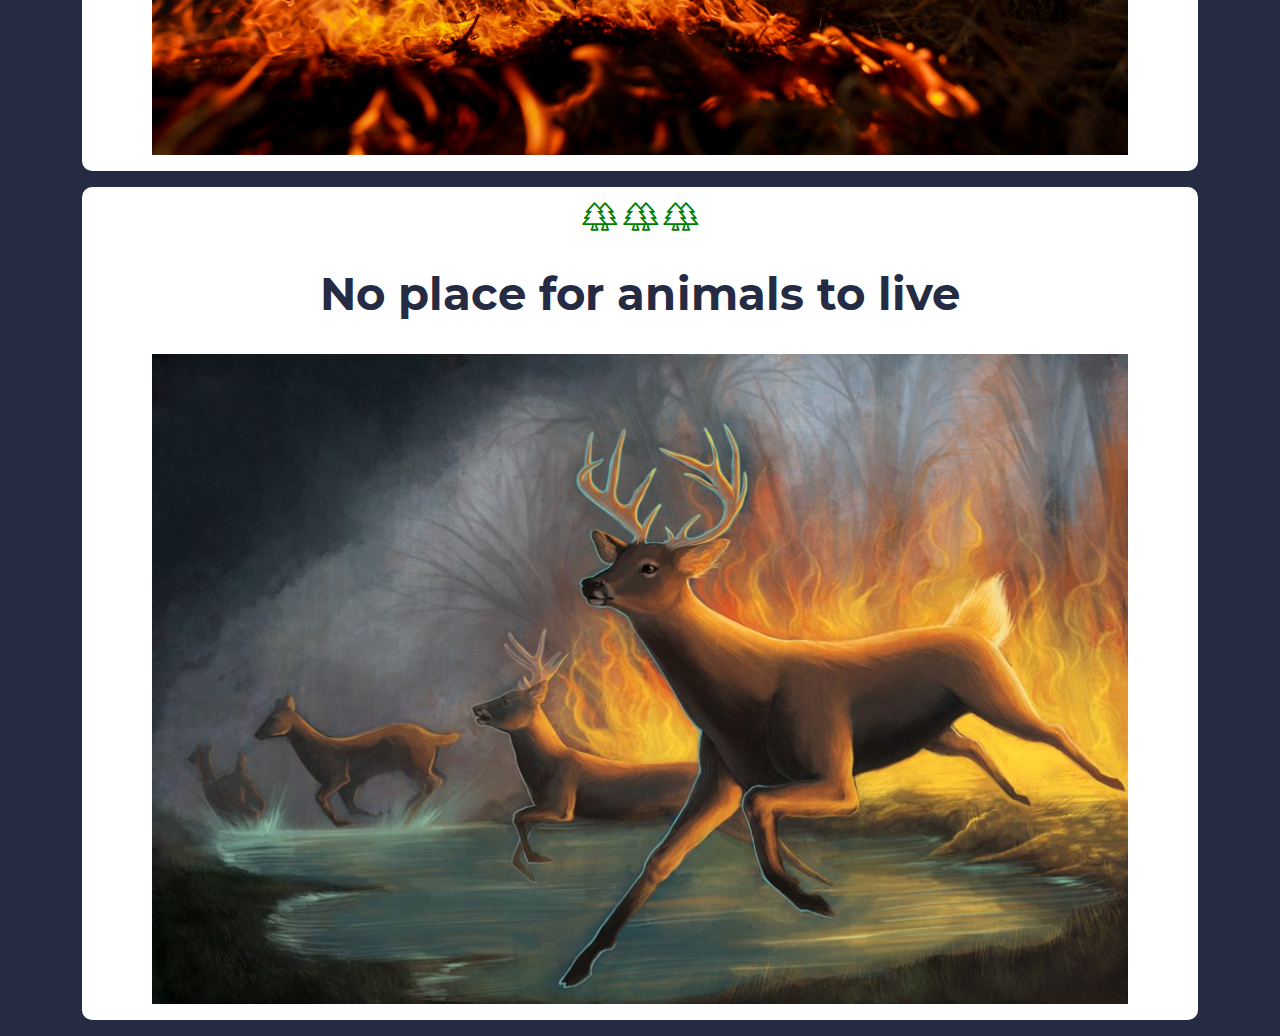
<file: info-2.html>
<!DOCTYPE html>
<html lang="en">

<head>
               <meta charset="UTF-8">
               <meta http-equiv="X-UA-Compatible" content="IE=edge">
               <meta name="viewport" content="width=device-width, initial-scale=1.0">
               <link rel="stylesheet" href="./lib/bootstrap.min.css">
               <link rel="stylesheet" href="./style/style.css">
               <link rel="stylesheet" href="./style/media.css">
               <title>Forests of the past and now</title>
</head>

<body>
               <!-- header begins from here please take note of that -->

               <header class="header pt-sm-1 pt-1">


                              <!-- first section begins from here please take note of that -->
                              <section class="first-section">
                                             <div
                                                            class="container first d-flex justify-content-between align-items-center">
                                                            <a href="#!"
                                                                           class="first-section_left_link d-flex flex-column align-items-center text-decoration-none">
                                                                           <span class="first-section_left_link_1">we
                                                                                          are against</span>
                                                                           <span
                                                                                          class="first-section_left_link_2">Deforestation</span>
                                                            </a>
                                                            <a href="./index.html"
                                                                           class="first-section_right_link text-decoration-none d-flex flex-column flex-sm-row align-items-center justify-content-center p-1 p-sm-2"><span
                                                                                          class="first-section_right_link_span">Back</span><i
                                                                                          class="first-section_icon fal fa-arrow-right"></i></a>
                                             </div>
                              </section>
                              <!-- first section ends from here please take note of that -->


                              <!-- second section begins from here please take note of that -->
                              <section class="second-section pt-5">
                                             <div class="container">
                                                            <h1 class="second-section_title mb-3">Forests of the past
                                                                           and now
                                                            </h1>
                                                            <p class="second-seciton_text">It is obvious that there were
                                                                           a lot trees in the forests and lands.Those
                                                                           places were covered with all sorts of plants
                                                                           that naturally grew. However, they are now
                                                                           difficult to encounter. In places of great
                                                                           forests and gardens, now, we can only see
                                                                           buildings, yeah they are important for us but
                                                                           they are only home for human being not as
                                                                           forests are for thousands of species. It will
                                                                           be better if we construct buildings in other
                                                                           places not only in the middle or somewhere of
                                                                           the forests and gardens. </p>
                                             </div>
                              </section>
                              <!-- second section ends from here please take note of that -->


               </header>

               <!-- header ends from here please take note of that -->


               <!-- main begins from here please take note of that -->
               <section class="third-section ">
                              <div class="container">
                                             <div class="row">
                                                            <div class="col-12 col-sm-6 col-lg-12 third-section_box pb-3">
                                                                           <div class="third-section_box_inside p-3 ">
                                                                                         <div class="third-section_img_surrounder">
                                                                                          <i
                                                                                          class="third-section_icon fal fa-trees"></i>
                                                                           <i
                                                                                          class="third-section_icon fal fa-trees"></i>
                                                                           <i
                                                                                          class="third-section_icon fal fa-trees"></i>
                                                                                         </div>
                                                                                          <h2
                                                                                                         class="third-seciton_title">
                                                                                                         They were very large</h2>
                                                                                          <img src="./images/forests-of-the-past-and-now_1.jpg" class="third-section_img">
                                                                           </div>
                                                            </div>
                                                            <div class="col-12 col-sm-6 col-lg-12 third-section_box pb-3">
                                                                           <div class="third-section_box_inside p-3 ">
                                                                                         <div class="third-section_img_surrounder">
                                                                                          <i
                                                                                          class="third-section_icon fal fa-trees"></i>
                                                                           <i
                                                                                          class="third-section_icon fal fa-trees"></i>
                                                                           <i
                                                                                          class="third-section_icon fal fa-trees"></i>
                                                                                         </div>
                                                                                          <h2
                                                                                                         class="third-seciton_title">
                                                                                                         They had many tall and thick trees</h2>
                                                                                          <img src="./images/forests-of-the-past-and-now_2.jpg" class="third-section_img">
                                                                           </div>
                                                            </div>
                                                            <div class="col-12 col-sm-6 col-lg-12 third-section_box pb-3">
                                                                           <div class="third-section_box_inside p-3 ">
                                                                                         <div class="third-section_img_surrounder">
                                                                                          <i
                                                                                          class="third-section_icon fal fa-trees"></i>
                                                                           <i
                                                                                          class="third-section_icon fal fa-trees"></i>
                                                                           <i
                                                                                          class="third-section_icon fal fa-trees"></i>
                                                                                         </div>
                                                                                          <h2
                                                                                                         class="third-seciton_title">
                                                                                                         They kept water from evaporation</h2>
                                                                                          <img src="./images/forests-of-the-past-and-now_3.jpg" class="third-section_img">
                                                                           </div>
                                                            </div>
                                                            <div class="col-12 col-sm-6 col-lg-12 third-section_box pb-3">
                                                                           <div class="third-section_box_inside p-3 ">
                                                                                         <div class="third-section_img_surrounder">
                                                                                          <i
                                                                                          class="third-section_icon fal fa-trees"></i>
                                                                           <i
                                                                                          class="third-section_icon fal fa-trees"></i>
                                                                           <i
                                                                                          class="third-section_icon fal fa-trees"></i>
                                                                                         </div>
                                                                                          <h2
                                                                                                         class="third-seciton_title">
                                                                                                         They had magical atmosphere</h2>
                                                                                          <img src="./images/forests-of-the-past-and-now_4.jpg" class="third-section_img">
                                                                           </div>
                                                            </div>
                                                            <div class="col-12 col-sm-6 col-lg-12 third-section_box pb-3">
                                                                           <div class="third-section_box_inside p-3 ">
                                                                                         <div class="third-section_img_surrounder">
                                                                                          <i
                                                                                          class="third-section_icon fal fa-trees"></i>
                                                                           <i
                                                                                          class="third-section_icon fal fa-trees"></i>
                                                                           <i
                                                                                          class="third-section_icon fal fa-trees"></i>
                                                                                         </div>
                                                                                          <h2
                                                                                                         class="third-seciton_title">
                                                                                                        Many animals dwelled in forests</h2>
                                                                                          <img src="./images/forests-of-the-past-and-now_5.jpg" class="third-section_img">
                                                                           </div>
                                                            </div>
                                                            <div class="col-12 col-sm-6 col-lg-12 third-section_box pb-3">
                                                                           <div class="third-section_box_inside p-3 ">
                                                                                         <div class="third-section_img_surrounder">
                                                                                          <i
                                                                                          class="third-section_icon fal fa-trees"></i>
                                                                           <i
                                                                                          class="third-section_icon fal fa-trees"></i>
                                                                           <i
                                                                                          class="third-section_icon fal fa-trees"></i>
                                                                                         </div>
                                                                                          <h2
                                                                                                         class="third-seciton_title">
                                                                                                        Animals are in fire</h2>
                                                                                          <img src="./images/forests-of-the-now_1.jpg" class="third-section_img">
                                                                           </div>
                                                            </div>
                                                            <div class="col-12 col-sm-6 col-lg-12 third-section_box pb-3">
                                                                           <div class="third-section_box_inside p-3 ">
                                                                                         <div class="third-section_img_surrounder">
                                                                                          <i
                                                                                          class="third-section_icon fal fa-trees"></i>
                                                                           <i
                                                                                          class="third-section_icon fal fa-trees"></i>
                                                                           <i
                                                                                          class="third-section_icon fal fa-trees"></i>
                                                                                         </div>
                                                                                          <h2
                                                                                                         class="third-seciton_title">
                                                                                                         They are struggling to save their lifes</h2>
                                                                                          <img src="./images/forests-of-the-now_2.jpg" class="third-section_img">
                                                                           </div>
                                                            </div>
                                                            <div class="col-12 col-sm-6 col-lg-12 third-section_box pb-3">
                                                                           <div class="third-section_box_inside p-3 ">
                                                                                         <div class="third-section_img_surrounder">
                                                                                          <i
                                                                                          class="third-section_icon fal fa-trees"></i>
                                                                           <i
                                                                                          class="third-section_icon fal fa-trees"></i>
                                                                           <i
                                                                                          class="third-section_icon fal fa-trees"></i>
                                                                                         </div>
                                                                                          <h2
                                                                                                         class="third-seciton_title">
                                                                                                        Some had no chance but die</h2>
                                                                                          <img src="./images/forests-of-the-now_3.jpg" class="third-section_img">
                                                                           </div>
                                                            </div>
                                                            <div class="col-12 col-sm-6 col-lg-12 third-section_box pb-3">
                                                                           <div class="third-section_box_inside p-3 ">
                                                                                         <div class="third-section_img_surrounder">
                                                                                          <i
                                                                                          class="third-section_icon fal fa-trees"></i>
                                                                           <i
                                                                                          class="third-section_icon fal fa-trees"></i>
                                                                           <i
                                                                                          class="third-section_icon fal fa-trees"></i>
                                                                                         </div>
                                                                                          <h2
                                                                                                         class="third-seciton_title">
                                                                                                        No longer forests</h2>
                                                                                          <img src="./images/forests-of-the-now_4.jpg" class="third-section_img">
                                                                           </div>
                                                            </div>
                                                            <div class="col-12 col-sm-6 col-lg-12 third-section_box pb-3">
                                                                           <div class="third-section_box_inside p-3 ">
                                                                                         <div class="third-section_img_surrounder">
                                                                                          <i
                                                                                          class="third-section_icon fal fa-trees"></i>
                                                                           <i
                                                                                          class="third-section_icon fal fa-trees"></i>
                                                                           <i
                                                                                          class="third-section_icon fal fa-trees"></i>
                                                                                         </div>
                                                                                          <h2
                                                                                                         class="third-seciton_title">
                                                                                                         No place for animals to live</h2>
                                                                                          <img src="./images/forests-of-the-now_5.jpg" class="third-section_img">
                                                                           </div>
                                                            </div>
                                                        
                                             </div>
                              </div>
               </section>
               <!-- main ends from here please take note of that -->

               <!-- java script begins from here please take note of that -->
               <script src="./lib/bootstrap.min.js"></script>
               <!-- java script ends from here please take note of that -->
</body>

</html>
</file>
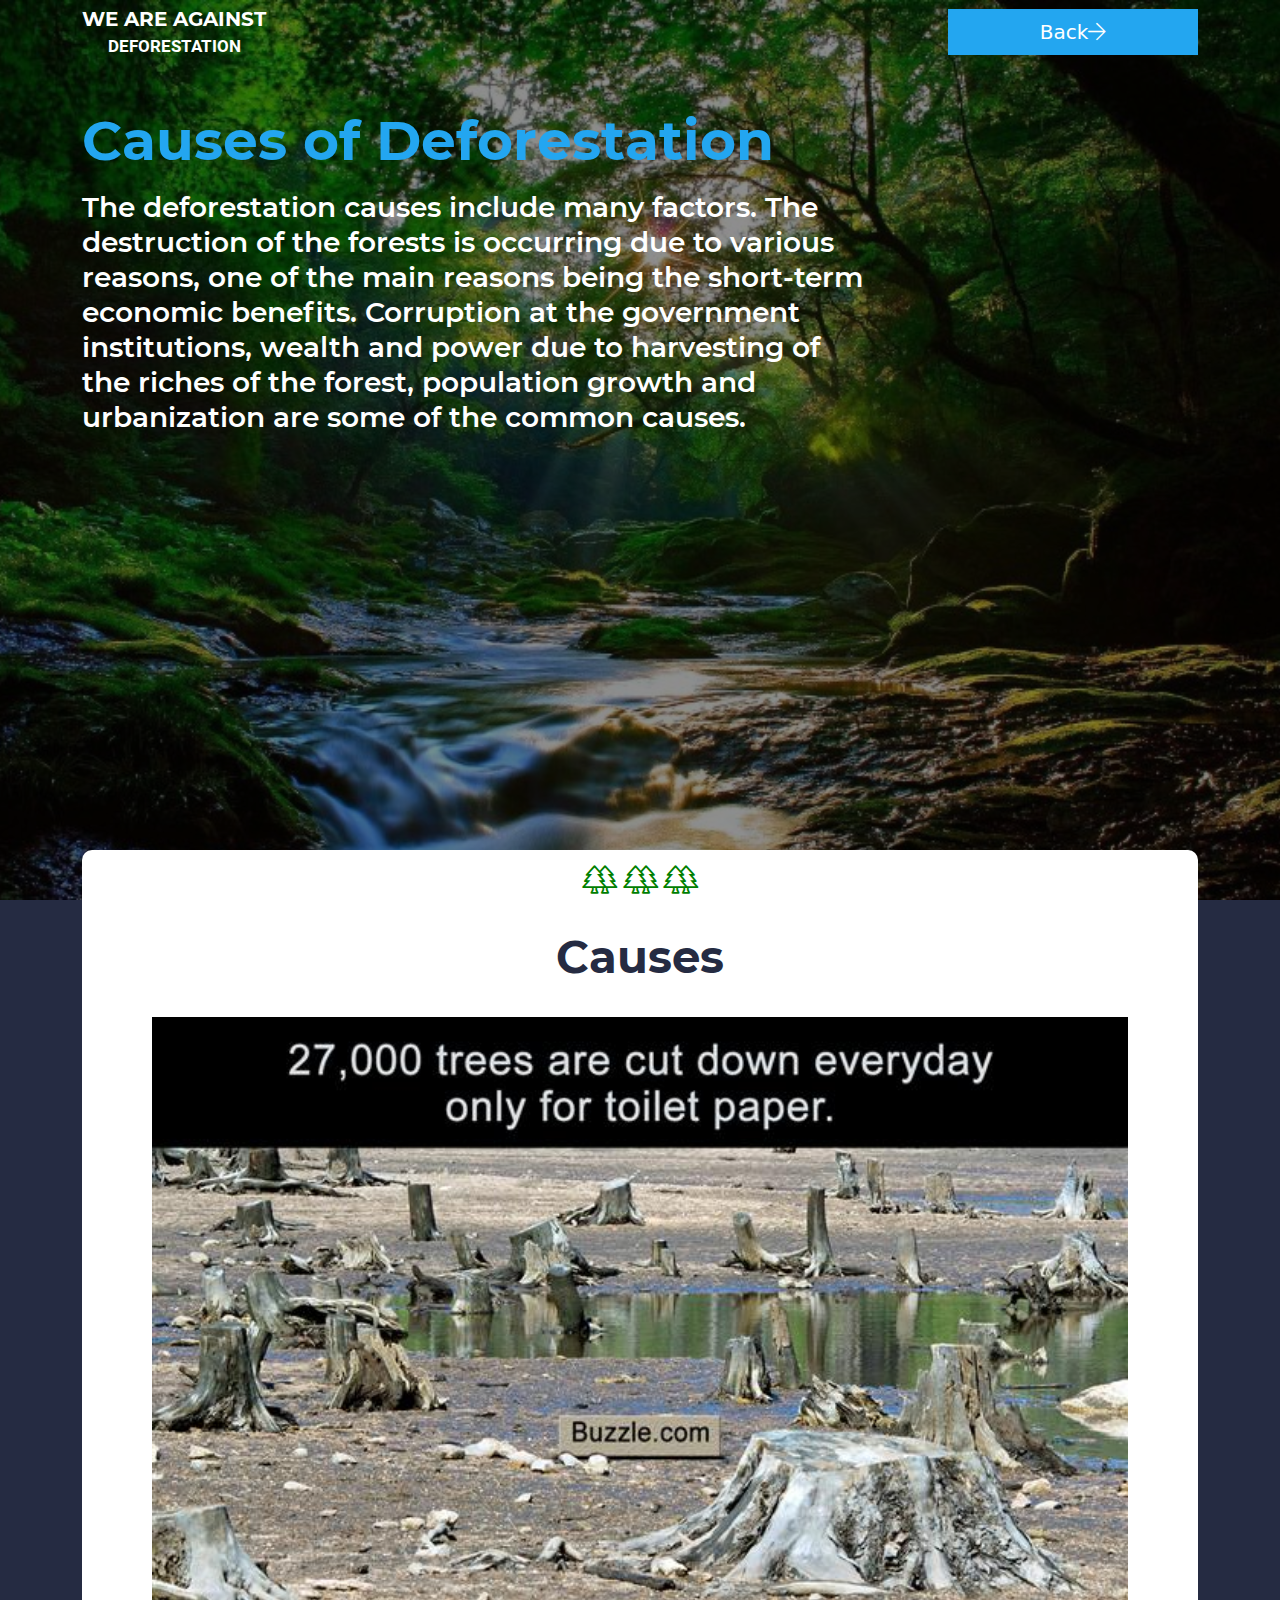
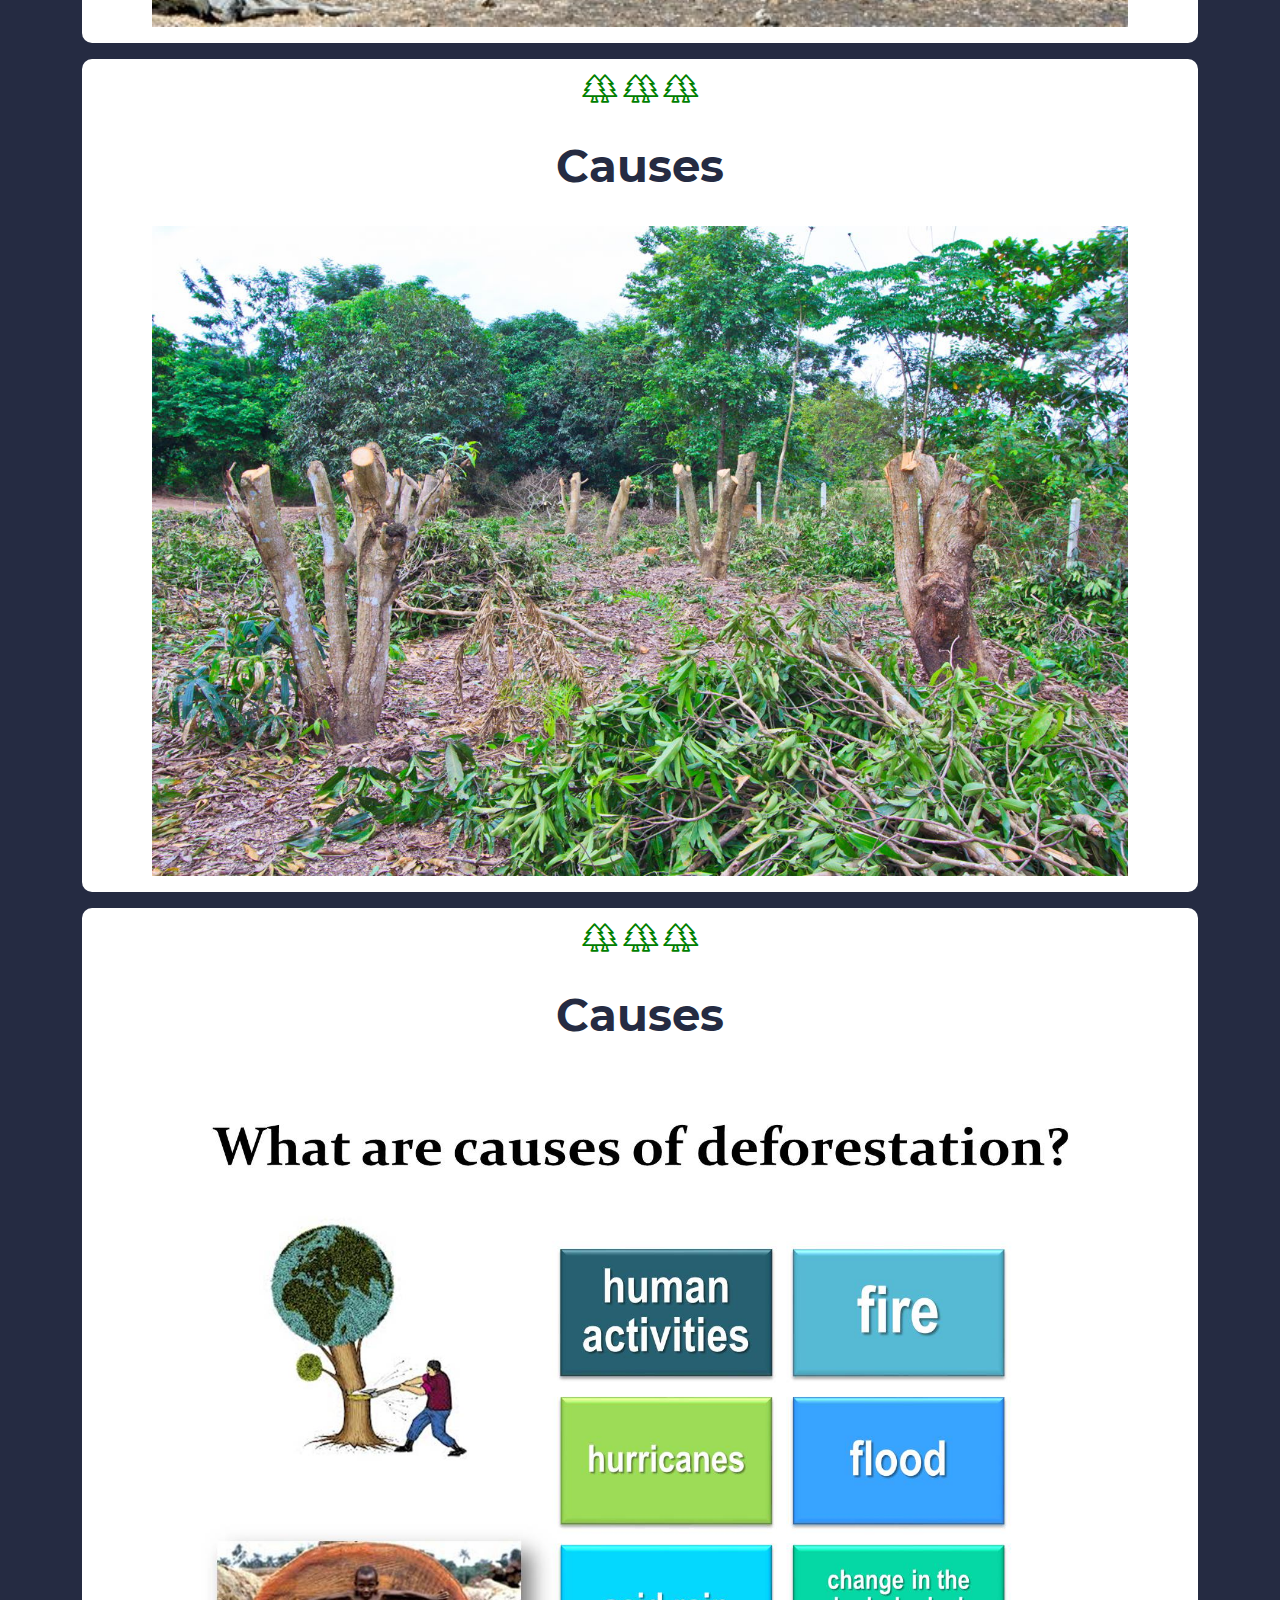
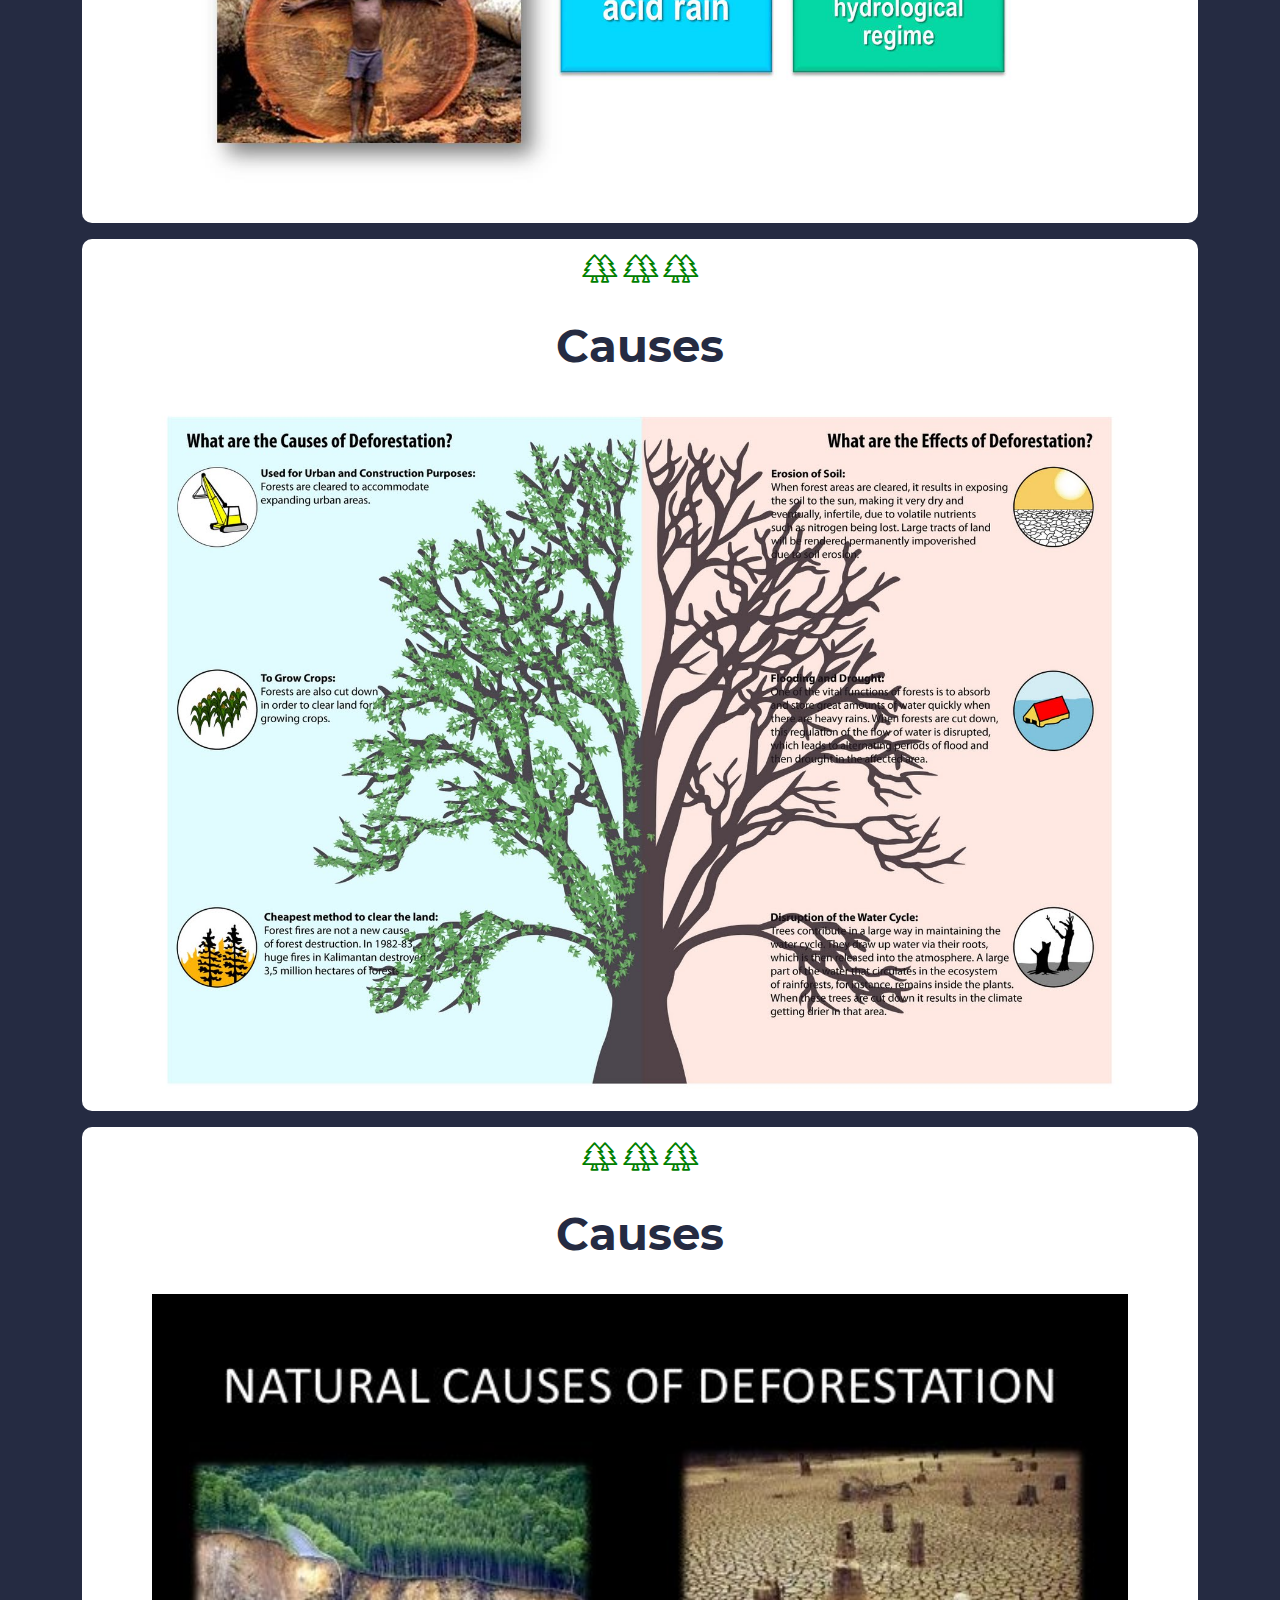
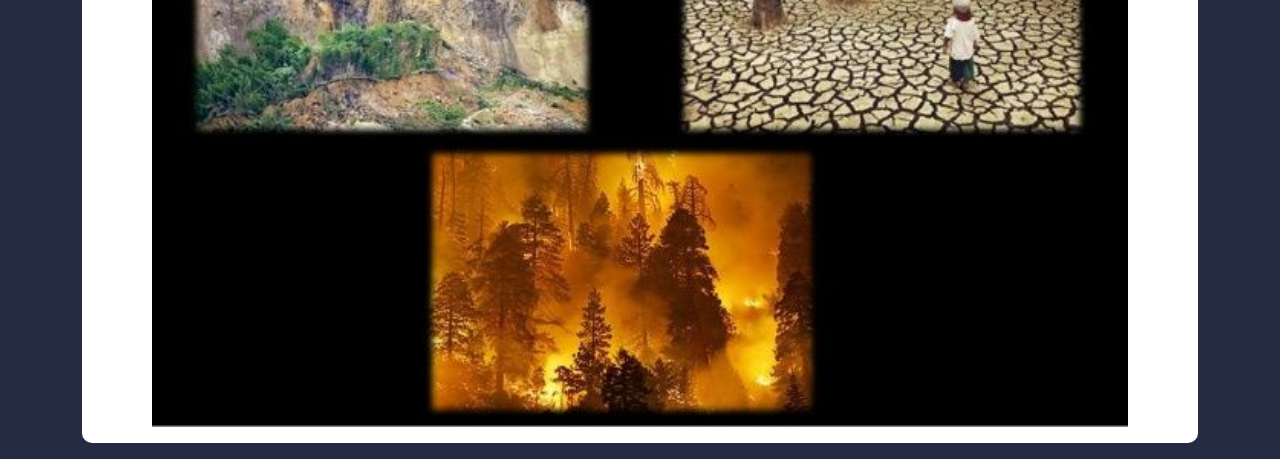
<file: info-3.html>
<!DOCTYPE html>
<html lang="en">

<head>
               <meta charset="UTF-8">
               <meta http-equiv="X-UA-Compatible" content="IE=edge">
               <meta name="viewport" content="width=device-width, initial-scale=1.0">
               <link rel="stylesheet" href="./lib/bootstrap.min.css">
               <link rel="stylesheet" href="./style/style.css">
               <link rel="stylesheet" href="./style/media.css">
               <title>Causes of Deforestation</title>
</head>

<body>
               <!-- header begins from here please take note of that -->

               <header class="header pt-sm-1 pt-1">


                              <!-- first section begins from here please take note of that -->
                              <section class="first-section">
                                             <div
                                                            class="container first d-flex justify-content-between align-items-center">
                                                            <a href="#!"
                                                                           class="first-section_left_link d-flex flex-column align-items-center text-decoration-none">
                                                                           <span class="first-section_left_link_1">we
                                                                                          are against</span>
                                                                           <span
                                                                                          class="first-section_left_link_2">Deforestation</span>
                                                            </a>
                                                            <a href="./index.html"
                                                                           class="first-section_right_link text-decoration-none d-flex flex-column flex-sm-row align-items-center justify-content-center p-1 p-sm-2"><span
                                                                                          class="first-section_right_link_span">Back</span><i
                                                                                          class="first-section_icon fal fa-arrow-right"></i></a>
                                             </div>
                              </section>
                              <!-- first section ends from here please take note of that -->


                              <!-- second section begins from here please take note of that -->
                              <section class="second-section pt-5">
                                             <div class="container">
                                                            <h1 class="second-section_title mb-3">Causes of
                                                                           Deforestation
                                                            </h1>
                                                            <p class="second-seciton_text">The deforestation causes
                                                                           include many factors. The destruction of the
                                                                           forests is occurring due to various reasons,
                                                                           one of the main reasons being the short-term
                                                                           economic benefits. Corruption at the
                                                                           government institutions, wealth and power due
                                                                           to harvesting of the riches of the forest,
                                                                           population growth and urbanization are some
                                                                           of the common causes.</p>
                                             </div>
                              </section>
                              <!-- second section ends from here please take note of that -->


               </header>

               <!-- header ends from here please take note of that -->


               <!-- main begins from here please take note of that -->
               <section class="third-section ">
                              <div class="container">
                                             <div class="row">
                                                            <div
                                                                           class="col-12 col-sm-6 col-lg-12 third-section_box pb-3">
                                                                           <div class="third-section_box_inside p-3 ">
                                                                                          <div
                                                                                                         class="third-section_img_surrounder">
                                                                                                         <i
                                                                                                                        class="third-section_icon fal fa-trees"></i>
                                                                                                         <i
                                                                                                                        class="third-section_icon fal fa-trees"></i>
                                                                                                         <i
                                                                                                                        class="third-section_icon fal fa-trees"></i>
                                                                                          </div>
                                                                                          <h2
                                                                                                         class="third-seciton_title">
                                                                                                         Causes</h2>
                                                                                          <img src="./images/causes_1.jpg"
                                                                                                         class="third-section_img">
                                                                           </div>
                                                            </div>
                                                            <div
                                                                           class="col-12 col-sm-6 col-lg-12 third-section_box pb-3">
                                                                           <div class="third-section_box_inside p-3 ">
                                                                                          <div
                                                                                                         class="third-section_img_surrounder">
                                                                                                         <i
                                                                                                                        class="third-section_icon fal fa-trees"></i>
                                                                                                         <i
                                                                                                                        class="third-section_icon fal fa-trees"></i>
                                                                                                         <i
                                                                                                                        class="third-section_icon fal fa-trees"></i>
                                                                                          </div>
                                                                                          <h2
                                                                                                         class="third-seciton_title">
                                                                                                         Causes</h2>
                                                                                          <img src="./images/causes_2.jpg"
                                                                                                         class="third-section_img">
                                                                           </div>
                                                            </div>
                                                            <div
                                                                           class="col-12 col-sm-6 col-lg-12 third-section_box pb-3">
                                                                           <div class="third-section_box_inside p-3 ">
                                                                                          <div
                                                                                                         class="third-section_img_surrounder">
                                                                                                         <i
                                                                                                                        class="third-section_icon fal fa-trees"></i>
                                                                                                         <i
                                                                                                                        class="third-section_icon fal fa-trees"></i>
                                                                                                         <i
                                                                                                                        class="third-section_icon fal fa-trees"></i>
                                                                                          </div>
                                                                                          <h2
                                                                                                         class="third-seciton_title">
                                                                                                         Causes
                                                                                          </h2>
                                                                                          <img src="./images/causes_3.jpg"
                                                                                                         class="third-section_img">
                                                                           </div>
                                                            </div>
                                                            <div
                                                                           class="col-12 col-sm-6 col-lg-12 third-section_box pb-3">
                                                                           <div class="third-section_box_inside p-3 ">
                                                                                          <div
                                                                                                         class="third-section_img_surrounder">
                                                                                                         <i
                                                                                                                        class="third-section_icon fal fa-trees"></i>
                                                                                                         <i
                                                                                                                        class="third-section_icon fal fa-trees"></i>
                                                                                                         <i
                                                                                                                        class="third-section_icon fal fa-trees"></i>
                                                                                          </div>
                                                                                          <h2
                                                                                                         class="third-seciton_title">
                                                                                                         Causes
                                                                                          </h2>
                                                                                          <img src="./images/causes_4.jpg"
                                                                                                         class="third-section_img">
                                                                           </div>
                                                            </div>
                                                            <div
                                                                           class="col-12 col-sm-6 col-lg-12 third-section_box pb-3">
                                                                           <div class="third-section_box_inside p-3 ">
                                                                                          <div
                                                                                                         class="third-section_img_surrounder">
                                                                                                         <i
                                                                                                                        class="third-section_icon fal fa-trees"></i>
                                                                                                         <i
                                                                                                                        class="third-section_icon fal fa-trees"></i>
                                                                                                         <i
                                                                                                                        class="third-section_icon fal fa-trees"></i>
                                                                                          </div>
                                                                                          <h2
                                                                                                         class="third-seciton_title">
                                                                                                         Causes</h2>
                                                                                          <img src="./images/causes_5.jpg"
                                                                                                         class="third-section_img">
                                                                           </div>
                                                            </div>

                                             </div>
                              </div>
               </section>
               <!-- main ends from here please take note of that -->

               <!-- java script begins from here please take note of that -->
               <script src="./lib/bootstrap.min.js"></script>
               <!-- java script ends from here please take note of that -->
</body>

</html>
</file>
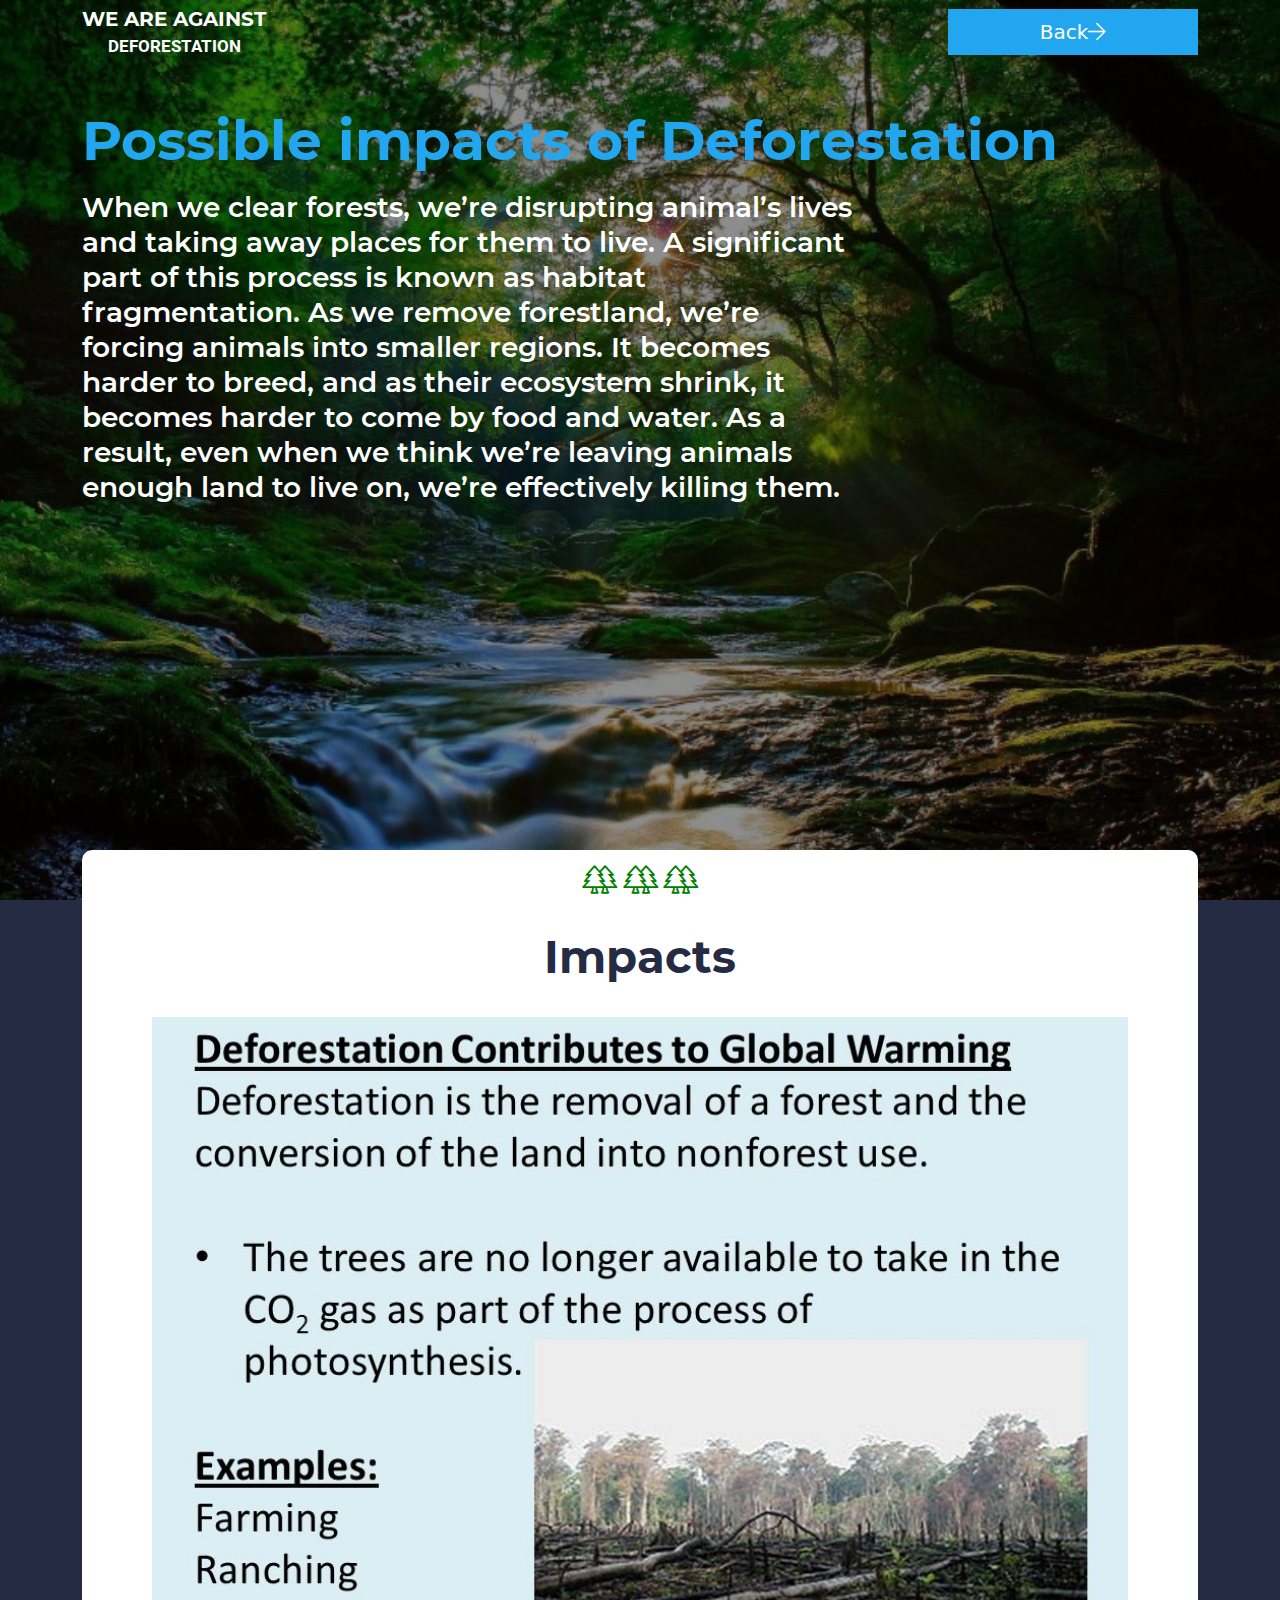
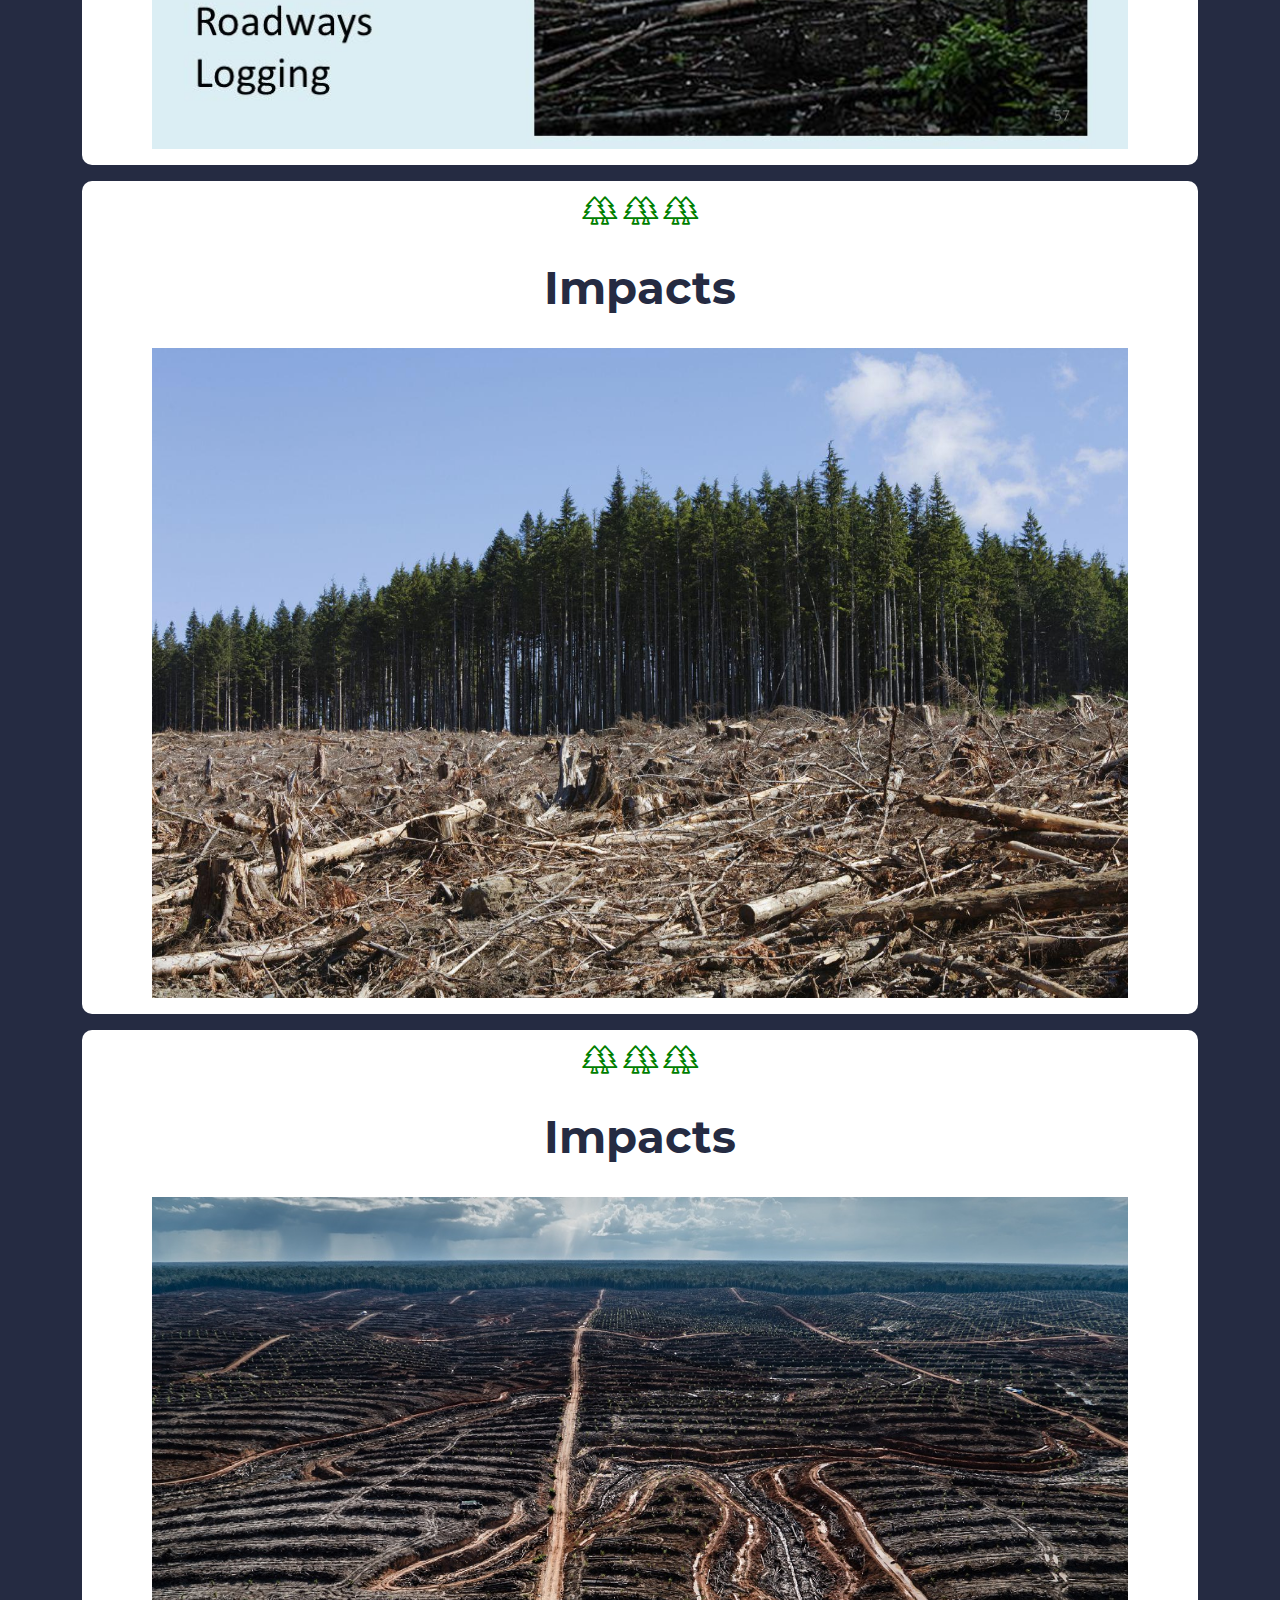
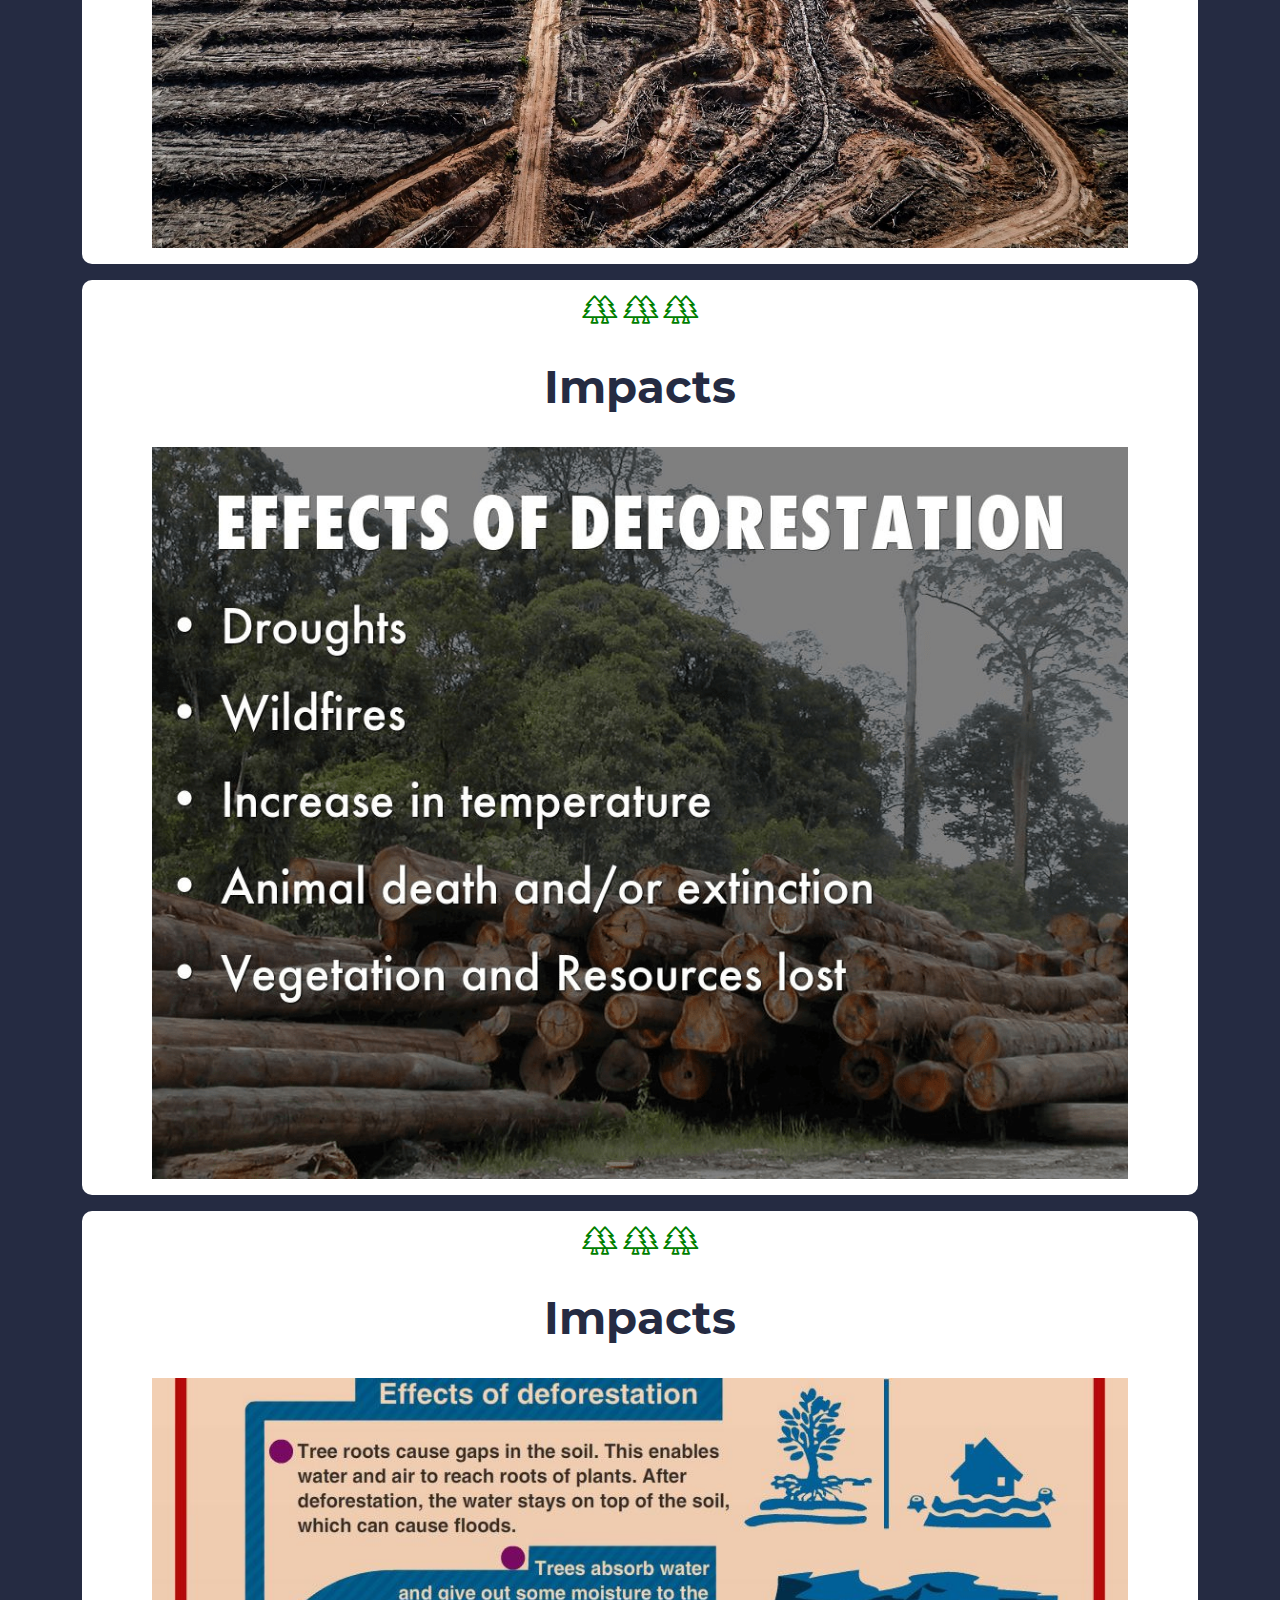
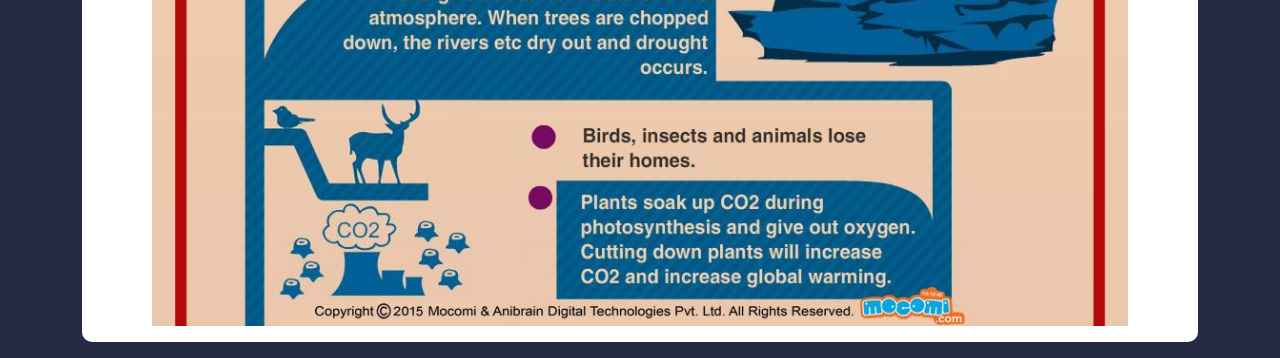
<file: info-4.html>
<!DOCTYPE html>
<html lang="en">

<head>
               <meta charset="UTF-8">
               <meta http-equiv="X-UA-Compatible" content="IE=edge">
               <meta name="viewport" content="width=device-width, initial-scale=1.0">
               <link rel="stylesheet" href="./lib/bootstrap.min.css">
               <link rel="stylesheet" href="./style/style.css">
               <link rel="stylesheet" href="./style/media.css">
               <title>Impacts of Deforestation</title>
</head>

<body>
               <!-- header begins from here please take note of that -->

               <header class="header pt-sm-1 pt-1">


                              <!-- first section begins from here please take note of that -->
                              <section class="first-section">
                                             <div
                                                            class="container first d-flex justify-content-between align-items-center">
                                                            <a href="#!"
                                                                           class="first-section_left_link d-flex flex-column align-items-center text-decoration-none">
                                                                           <span class="first-section_left_link_1">we
                                                                                          are against</span>
                                                                           <span
                                                                                          class="first-section_left_link_2">Deforestation</span>
                                                            </a>
                                                            <a href="./index.html"
                                                                           class="first-section_right_link text-decoration-none d-flex flex-column flex-sm-row align-items-center justify-content-center p-1 p-sm-2"><span
                                                                                          class="first-section_right_link_span">Back</span><i
                                                                                          class="first-section_icon fal fa-arrow-right"></i></a>
                                             </div>
                              </section>
                              <!-- first section ends from here please take note of that -->


                              <!-- second section begins from here please take note of that -->
                              <section class="second-section pt-5">
                                             <div class="container">
                                                            <h1 class="second-section_title mb-3">Possible impacts of
                                                                           Deforestation
                                                            </h1>
                                                            <p class="second-seciton_text">When we clear forests, we’re
                                                                           disrupting animal’s lives and taking away
                                                                           places for them to live. A significant part
                                                                           of this process is known as habitat
                                                                           fragmentation. As we remove forestland, we’re
                                                                           forcing animals into smaller regions. It
                                                                           becomes harder to breed, and as their
                                                                           ecosystem shrink, it becomes harder to come
                                                                           by food and water. As a result, even when we
                                                                           think we’re leaving animals enough land to
                                                                           live on, we’re effectively killing them.</p>
                                             </div>
                              </section>
                              <!-- second section ends from here please take note of that -->


               </header>

               <!-- header ends from here please take note of that -->


               <!-- main begins from here please take note of that -->
               <section class="third-section ">
                              <div class="container">
                                             <div class="row">
                                                            <div
                                                                           class="col-12 col-sm-6 col-lg-12 third-section_box pb-3">
                                                                           <div class="third-section_box_inside p-3 ">
                                                                                          <div
                                                                                                         class="third-section_img_surrounder">
                                                                                                         <i
                                                                                                                        class="third-section_icon fal fa-trees"></i>
                                                                                                         <i
                                                                                                                        class="third-section_icon fal fa-trees"></i>
                                                                                                         <i
                                                                                                                        class="third-section_icon fal fa-trees"></i>
                                                                                          </div>
                                                                                          <h2
                                                                                                         class="third-seciton_title">
                                                                                                         Impacts</h2>
                                                                                          <img src="./images/impacts_1.jpg"
                                                                                                         class="third-section_img">
                                                                           </div>
                                                            </div>
                                                            <div
                                                                           class="col-12 col-sm-6 col-lg-12 third-section_box pb-3">
                                                                           <div class="third-section_box_inside p-3 ">
                                                                                          <div
                                                                                                         class="third-section_img_surrounder">
                                                                                                         <i
                                                                                                                        class="third-section_icon fal fa-trees"></i>
                                                                                                         <i
                                                                                                                        class="third-section_icon fal fa-trees"></i>
                                                                                                         <i
                                                                                                                        class="third-section_icon fal fa-trees"></i>
                                                                                          </div>
                                                                                          <h2
                                                                                                         class="third-seciton_title">
                                                                                                         Impacts</h2>
                                                                                          <img src="./images/impacts_2.jpg"
                                                                                                         class="third-section_img">
                                                                           </div>
                                                            </div>
                                                            <div
                                                                           class="col-12 col-sm-6 col-lg-12 third-section_box pb-3">
                                                                           <div class="third-section_box_inside p-3 ">
                                                                                          <div
                                                                                                         class="third-section_img_surrounder">
                                                                                                         <i
                                                                                                                        class="third-section_icon fal fa-trees"></i>
                                                                                                         <i
                                                                                                                        class="third-section_icon fal fa-trees"></i>
                                                                                                         <i
                                                                                                                        class="third-section_icon fal fa-trees"></i>
                                                                                          </div>
                                                                                          <h2
                                                                                                         class="third-seciton_title">
                                                                                                         Impacts
                                                                                          </h2>
                                                                                          <img src="./images/impacts_3.jpg"
                                                                                                         class="third-section_img">
                                                                           </div>
                                                            </div>
                                                            <div
                                                                           class="col-12 col-sm-6 col-lg-12 third-section_box pb-3">
                                                                           <div class="third-section_box_inside p-3 ">
                                                                                          <div
                                                                                                         class="third-section_img_surrounder">
                                                                                                         <i
                                                                                                                        class="third-section_icon fal fa-trees"></i>
                                                                                                         <i
                                                                                                                        class="third-section_icon fal fa-trees"></i>
                                                                                                         <i
                                                                                                                        class="third-section_icon fal fa-trees"></i>
                                                                                          </div>
                                                                                          <h2
                                                                                                         class="third-seciton_title">
                                                                                                         Impacts
                                                                                          </h2>
                                                                                          <img src="./images/impacts_4.jpg"
                                                                                                         class="third-section_img">
                                                                           </div>
                                                            </div>
                                                            <div
                                                                           class="col-12 col-sm-6 col-lg-12 third-section_box pb-3">
                                                                           <div class="third-section_box_inside p-3 ">
                                                                                          <div
                                                                                                         class="third-section_img_surrounder">
                                                                                                         <i
                                                                                                                        class="third-section_icon fal fa-trees"></i>
                                                                                                         <i
                                                                                                                        class="third-section_icon fal fa-trees"></i>
                                                                                                         <i
                                                                                                                        class="third-section_icon fal fa-trees"></i>
                                                                                          </div>
                                                                                          <h2
                                                                                                         class="third-seciton_title">
                                                                                                         Impacts</h2>
                                                                                          <img src="./images/impacts_5.jpg"
                                                                                                         class="third-section_img">
                                                                           </div>
                                                            </div>

                                             </div>
                              </div>
               </section>
               <!-- main ends from here please take note of that -->

               <!-- java script begins from here please take note of that -->
               <script src="./lib/bootstrap.min.js"></script>
               <!-- java script ends from here please take note of that -->
</body>

</html>
</file>
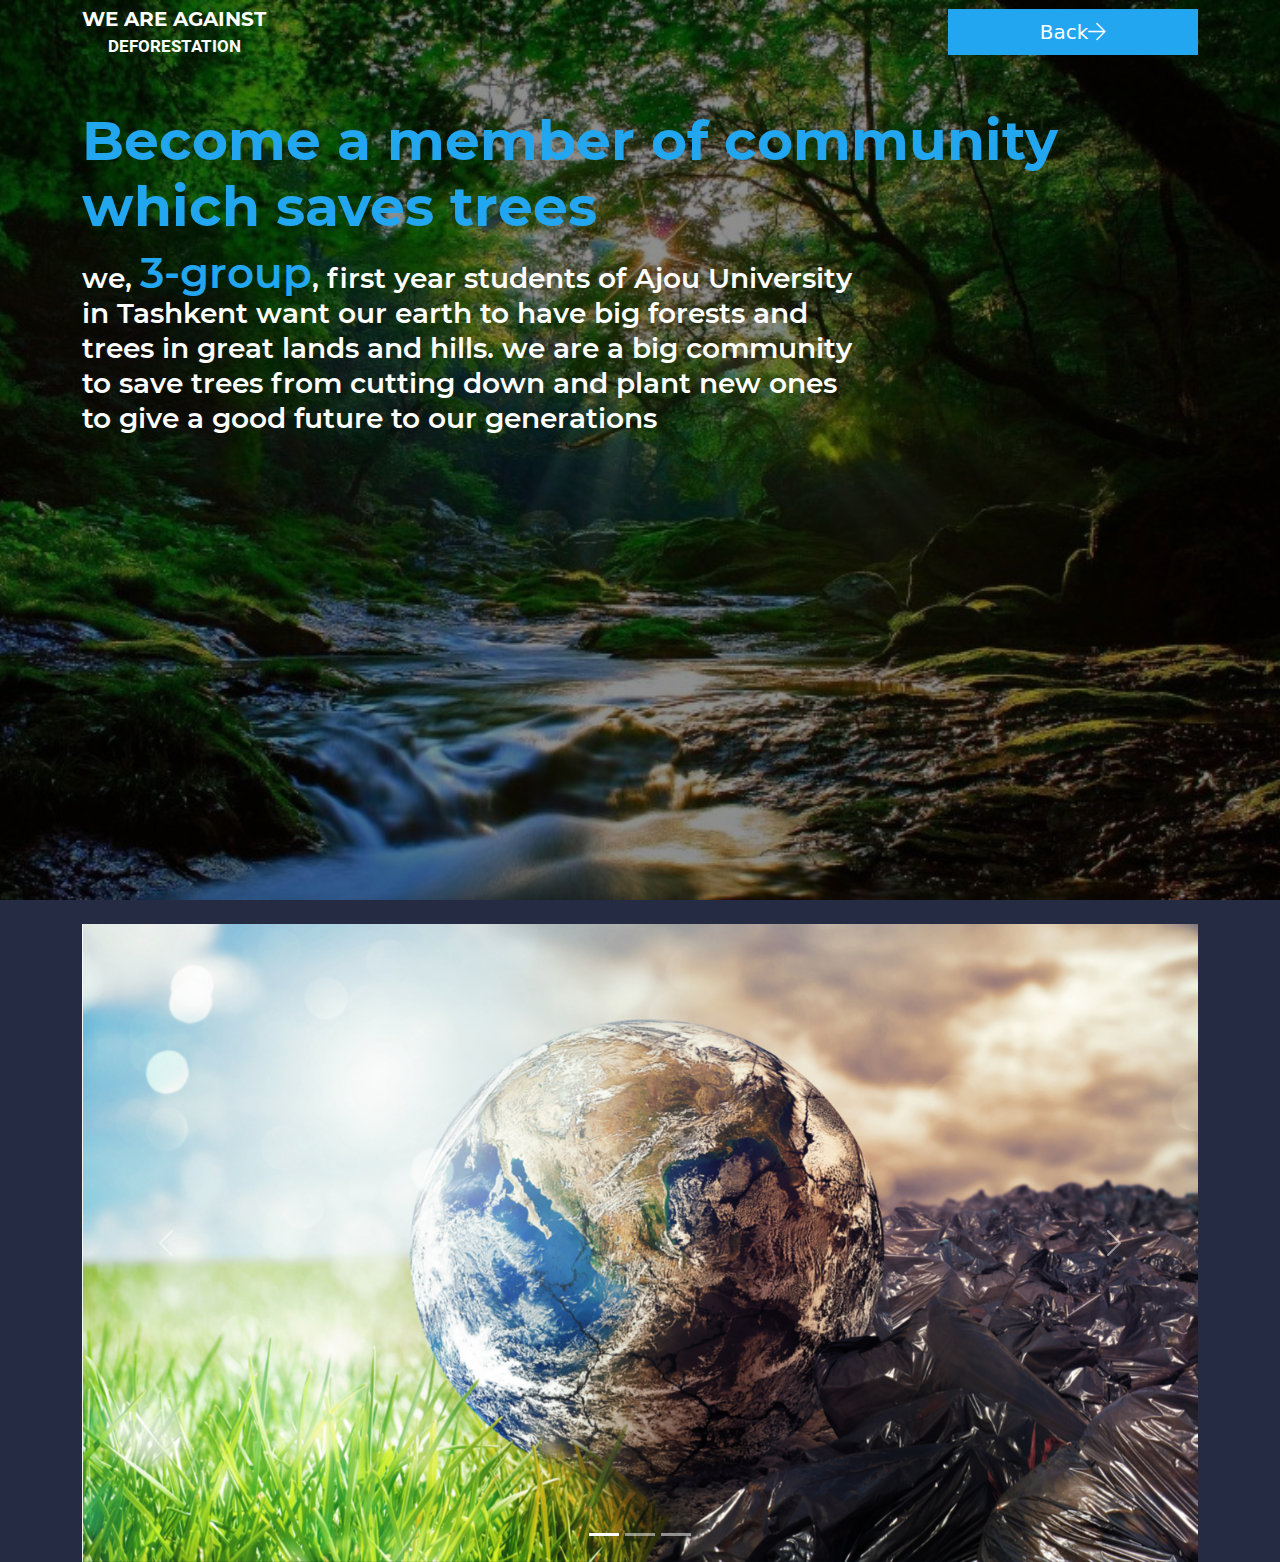
<file: info-5.html>
<!DOCTYPE html>
<html lang="en">

<head>
               <meta charset="UTF-8">
               <meta http-equiv="X-UA-Compatible" content="IE=edge">
               <meta name="viewport" content="width=device-width, initial-scale=1.0">
               <link rel="stylesheet" href="./lib/bootstrap.min.css">
               <link rel="stylesheet" href="./style/style.css">
               <link rel="stylesheet" href="./style/media.css">
               <title>Become a member</title>
</head>

<body>
               <!-- header begins from here please take note of that -->

               <header class="header pt-sm-1 pt-1">


                              <!-- first section begins from here please take note of that -->
                              <section class="first-section">
                                             <div
                                                            class="container first d-flex justify-content-between align-items-center">
                                                            <a href="#!"
                                                                           class="first-section_left_link d-flex flex-column align-items-center text-decoration-none">
                                                                           <span class="first-section_left_link_1">we
                                                                                          are against</span>
                                                                           <span
                                                                                          class="first-section_left_link_2">Deforestation</span>
                                                            </a>
                                                            <a href="./index.html"
                                                                           class="first-section_right_link text-decoration-none d-flex flex-column flex-sm-row align-items-center justify-content-center p-1 p-sm-2"><span
                                                                                          class="first-section_right_link_span">Back</span><i
                                                                                          class="first-section_icon fal fa-arrow-right"></i></a>
                                             </div>
                              </section>
                              <!-- first section ends from here please take note of that -->


                              <!-- second section begins from here please take note of that -->
                              <section class="second-section pt-5">
                                             <div class="container">
                                                            <h1 class="second-section_title mb-3">Become a member of community which saves trees
                                                            </h1>
                                                            <p class="second-seciton_text">we, <span class="second-seciton_span_title">3-group</span>, first year students
                                                                           of Ajou
                                                                           University in Tashkent want our earth to have
                                                                           big forests and trees in great lands and
                                                                           hills. we are a big community to save trees
                                                                           from cutting down and plant new ones to give
                                                                           a good future to our generations</p>
                                             </div>
                              </section>
                              <!-- second section ends from here please take note of that -->


               </header>

               <!-- header ends from here please take note of that -->


               <!-- main begins from here please take note of that -->
              <div class="container mt-4 carusel_container">
               <div id="carouselExampleIndicators" class="carousel slide" data-bs-ride="carousel">
                              <div class="carousel-indicators">
                                <button type="button" data-bs-target="#carouselExampleIndicators" data-bs-slide-to="0" class="active" aria-current="true" aria-label="Slide 1"></button>
                                <button type="button" data-bs-target="#carouselExampleIndicators" data-bs-slide-to="1" aria-label="Slide 2"></button>
                                <button type="button" data-bs-target="#carouselExampleIndicators" data-bs-slide-to="2" aria-label="Slide 3"></button>
                              </div>
                              <div class="carousel-inner">
                                <div class="carousel-item active">
                                  <img src="./images/Join_us_1.jpg" class="d-block w-100" alt="...">
                                </div>
                                <div class="carousel-item">
                                  <img src="./images/Join_us_2.jpg" class="d-block w-100" alt="...">
                                </div>
                                <div class="carousel-item">
                                  <img src="./images/Join_us_33.jpg" class="d-block w-100" alt="...">
                                </div>
                              </div>
                              <button class="carousel-control-prev" type="button" data-bs-target="#carouselExampleIndicators" data-bs-slide="prev">
                                <span class="carousel-control-prev-icon" aria-hidden="true"></span>
                                <span class="visually-hidden">Previous</span>
                              </button>
                              <button class="carousel-control-next" type="button" data-bs-target="#carouselExampleIndicators" data-bs-slide="next">
                                <span class="carousel-control-next-icon" aria-hidden="true"></span>
                                <span class="visually-hidden">Next</span>
                              </button>
                            </div>
              </div>
               <!-- main ends from here please take note of that -->

               <!-- java script begins from here please take note of that -->
               <script src="./lib/bootstrap.min.js"></script>
               <!-- java script ends from here please take note of that -->
</body>

</html>
</file>
<file: style/style.css>
@import "./fonts.css";
@import "../fonts/all.min.css";

* {
               margin: 0px;
               padding: 0px;
               box-sizing: border-box;
               text-decoration: none;
               list-style: none;
}

:root {
               --m800: "Montserrat-Black";
               --m700: "Montserrat-Bold";
               --m900: "Montserrat-ExtraBold";
               --m500: "Montserrat-Medium";
               --m400: "Montserrat-Regular";
               --m600: "Montserrat-SemiBold";
               --r700: "Roboto-Bold";
               --r400: "Roboto-Regular";
               --blue: #23A6F0;
}


body{
               background-color: rgba(37, 43, 66, 1);
}
/* header begins from here please take note of that */
.header {
               height: 100vh;
               background-image: url(../images/Beautiful_sunlight_at_forest-wallpaper-2560x1600-915x515.jpeg);
               background-position: center;
               background-repeat: no-repeat;
               background-size: cover;
               background-blend-mode: multiply;
               background-color: rgba(0, 0, 0, 0.445);
}

/* first section begins form here please take note of that */
.first-section_left_link_1 {
               font-family: var(--m700);
               font-size: 13px;
               color: white;
               text-transform: uppercase;
}

.first-section_left_link_2 {
               font-family: var(--r700);
               font-size: 13px;
               color: white;
               text-transform: uppercase;
}

.first-section_right_link {
               width: 100px;
               background-color: var(--blue);
               color: white;
               text-decoration: none;
               transition: 0.5s;
}

.first-section_right_link:hover {
               border-radius: 10px;
               background-color: rgba(255, 255, 255, 0.596);
               border: 1px solid white;
}

.first-section_icon {
               animation-name: first-section_icon;
               animation-timing-function: linear;
               animation-duration: 2s;
               animation-fill-mode: forwards;
               animation-iteration-count: infinite;
               animation-play-state: running;
               animation-direction: alternate;
}

@keyframes first-section_icon {
               from {
                              transform: translateX(-15px);
               }

               to {
                              transform: translateX(15px);
               }

}

/* first section begins form here please take note of that */
/* second section begins form here please take note of that */
.second-section_title {
               color: var(--blue);
               font-family: var(--m700);
               font-size: 40px;
}

.second-seciton_text {
               color: white;
               font-family: var(--m600);
               line-height: 20px;
}
.second-seciton_span_title{
               color: var(--blue);
               font-size: 42px;
}
/* second section ends form here please take note of that */


/* third section begins form here please take note of that */
.third-section{
               margin-top: -50px;
}
.third-section_box_inside{
               background-color: #fff;
               height: 100%;
               border-radius: 10px;
               row-gap: 10px;
               transition: 1s;
}
.third-section_box_inside:hover{
               background-color: var(--blue);
}
.third-section_icon{
               color: green;
               font-size: 20px;
               transition: 1.5s;
}
.third-section_box_inside:hover .third-section_icon{
               color: white;
}
.third-section_link{
               text-decoration: none;
               color: white;
               border-radius: 10px;
               font-size: 16px;
               width: 200px;
               height: 40px;
               display: flex;
               align-items: center;
               justify-content: center;
               background-color: var(--blue);
               transition: 1s;
}
.third-section_box_inside:hover .third-section_link{
               color: var(--blue);
               background-color: #fff;
}
.third-section_link_icon{
               margin-left: 15px;
}

.third-seciton_title{
               font-family: var(--m700);
               font-size: 20px;
               line-height: 24px;
               letter-spacing: 0.07px;
               color: #252B42;
               transition: 1s;
               text-align: center;
}
.third-section_box_inside:hover .third-seciton_title{
               color: white;
}
.third-section_text{
               font-family: var(--m500);
               font-size: 17px;
               line-height: 20px;
               letter-spacing: 0.15px;
               color: #737373;
               transition: 1s;
}
.third-section_box_inside:hover .third-section_text{
               color: white;
}
/* third section ends form here please take note of that */



/* header ends from here please take note of that */
.third-section_img{
               width: 90%;
               border: 10px;
}
.third-section_box_inside{
               display: flex;
               flex-direction: column;
               align-items: center;
}
</file>
<file: style/media.css>
@media (min-width:576px) {
               .first-section_right_link {
                              width: 200px;
               }

               @keyframes first-section_icon {
                              from {
                                             transform: translateX(10px);
                              }

                              to {
                                             transform: translateX(30px);
                              }
               }

               .first-section_left_link_1 {
                              font-size: 16px;
               }

               .first-section_left_link_2 {
                              font-size: 15px;
               }
}

@media (min-width:992px) {

               .first-section_left_link_1 {
                              font-size: 17px;
               }

               .first-section_left_link_2 {
                              font-size: 16px;
               }

               .second-section_title {
                              font-size: 45px;
               }

               .second-seciton_text {
                              line-height: 24px;
                              width: 70%;
               }

               .first-section_right_link {
                              width: 250px;
                              font-size: 20px;
               }

               .third-section_icon {
                              font-size: 25px;
               }

               .third-seciton_title {
                              font-size: 25px;
                              line-height: 28px;
               }

               .third-section_text {
                              font-size: 20px;
                              line-height: 24px;
               }

               .third-section_link {
                              font-size: 18px;
                              width: 240px;
                              height: 40px;
               }
}

@media (min-width:1200px) {
               .second-seciton_text {
                              font-size: 28px;
                              line-height: 35px;
               }

               .first-section_left_link_1 {
                              font-size: 20px;
               }

               .first-section_left_link_2 {
                              font-size: 17px;
               }

               .second-section_title {
                              font-size: 50px;
               }


               .third-section_icon {
                              font-size: 28px;
               }

               .third-seciton_title {
                              font-size: 27px;
                              line-height: 28px;
               }

               .third-section_text {
                              font-size: 23px;
                              line-height: 26px;
               }

               .third-section_link {
                              font-size: 20px;
                              width: 240px;
                              height: 40px;
               }

               .third-section_box_inside {
                              row-gap: 20px;
               }

               .third-seciton_title {
                              font-size: 45px;
                              margin: 15px 0px;
                              line-height: 50px;
                              text-align: center;
               }

               .second-section_title {
                              font-size: 55px;
               }
}

@media (min-width:1400px) {
               .first-section_left_link_1 {
                              font-size: 24px;
               }

               .first-section_left_link_2 {
                              font-size: 20px;
               }

               .second-section_title {
                              font-size: 60px;
               }

               .second-seciton_text {
                              font-size: 28px;
                              line-height: 40px;
               }

               .third-seciton_title {
                              height: 100px;
               }

               .third-section_text {
                              line-height: 36px;
               }
}
</file>
